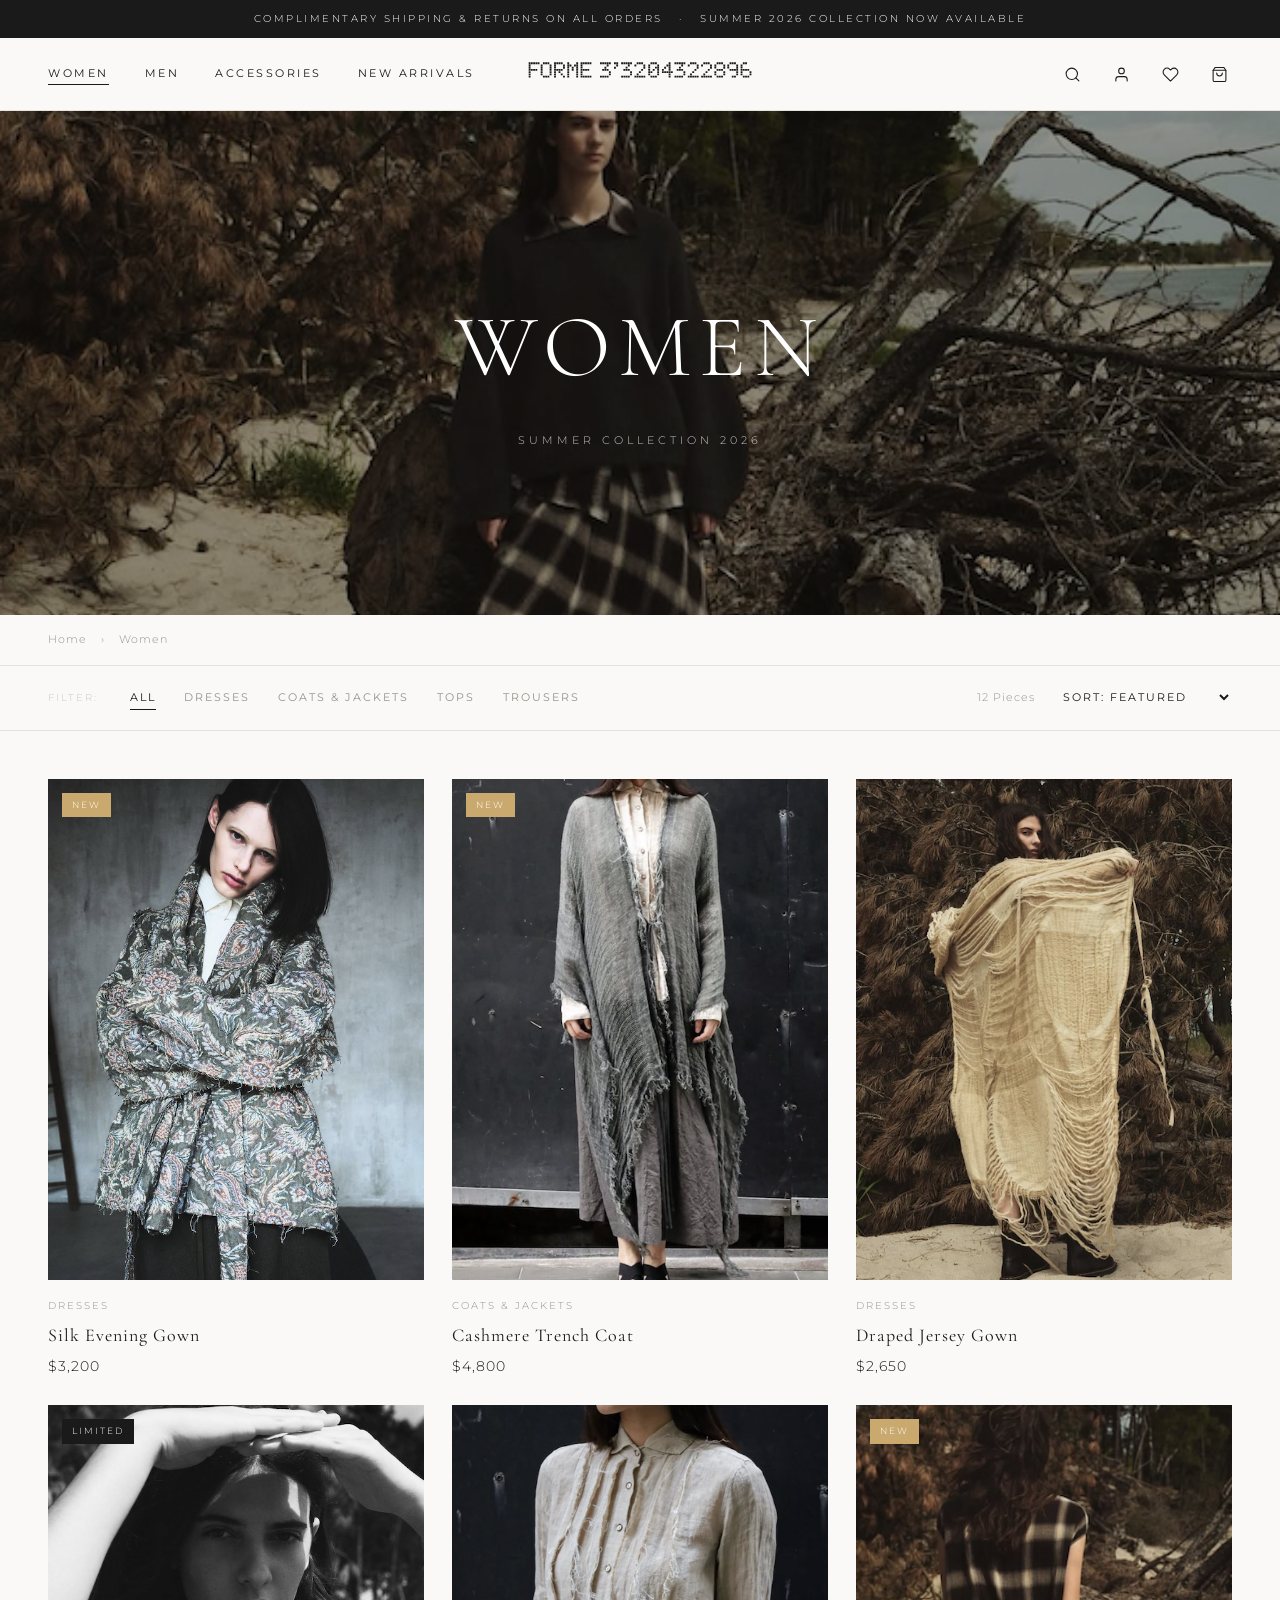
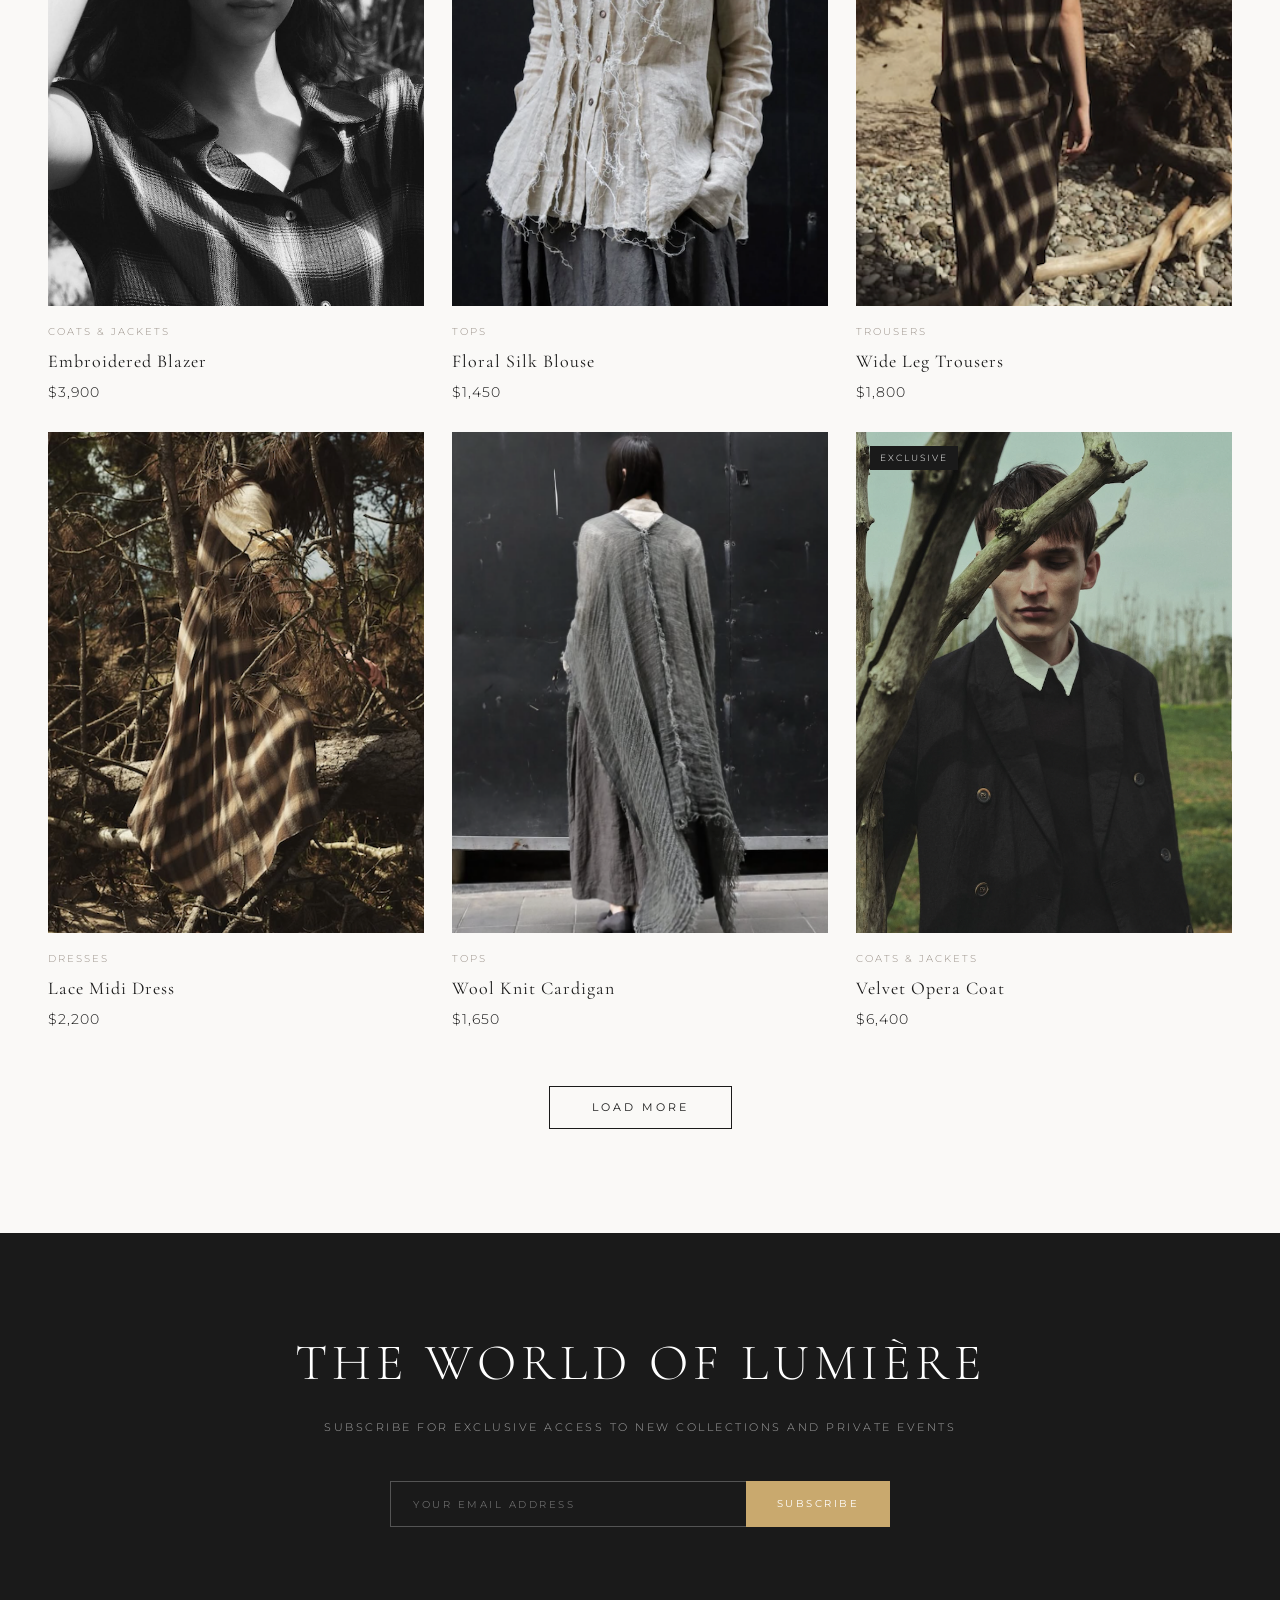
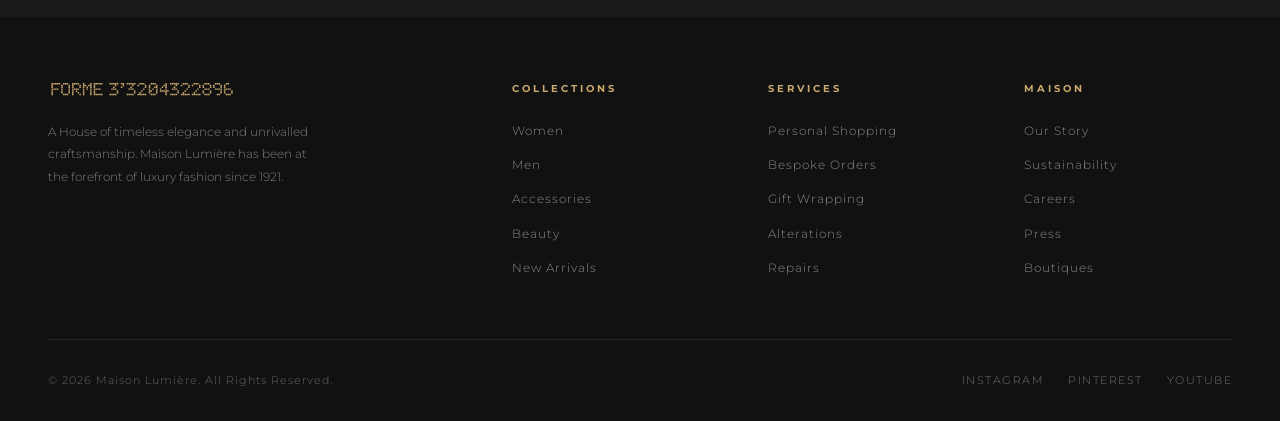
<file: category.html>
<!DOCTYPE html>
<html lang="en">
<head>
  <meta charset="UTF-8">
  <meta name="viewport" content="width=device-width, initial-scale=1.0">
  <title>Women's Collection — MAISON LUMIÈRE</title>
  <link rel="preconnect" href="https://fonts.googleapis.com">
  <link rel="preconnect" href="https://fonts.gstatic.com" crossorigin>
  <link href="https://fonts.googleapis.com/css2?family=Cormorant+Garamond:ital,wght@0,300;0,400;0,500;1,300;1,400&family=Montserrat:wght@300;400;500&display=swap" rel="stylesheet">
  <link rel="stylesheet" href="css/style.css">
</head>
<body>

  <div class="announcement-bar">
    Complimentary Shipping &amp; Returns On All Orders &nbsp;&nbsp;·&nbsp;&nbsp; Summer 2026 Collection Now Available
  </div>

  <nav class="nav">
    <div class="nav-inner">
      <div class="nav-links-left">
        <a href="category.html" class="nav-link active">Women</a>
        <a href="men.html" class="nav-link">Men</a>
        <a href="accessories.html" class="nav-link">Accessories</a>
        <a href="category.html" class="nav-link">New Arrivals</a>
      </div>
      <div class="nav-logo">
        <a href="index.html"><svg width="236" height="22" viewBox="90 340 945 90" xmlns="http://www.w3.org/2000/svg" aria-label="Maison Lumière">
      <g>
        <path id="path2"
          d="m 107.769,332.997 h 5.68 v -5.606 h -5.68 z m -6.863,-20.364 h 5.68 v -5.609 h -5.68 z m 0,20.364 h 5.68 v -5.606 h -5.68 z m -6.863,-20.364 h 5.683 v -5.609 h -5.683 z m 0,20.364 h 5.683 v -5.606 H 94.043 Z M 87.18,312.633 h 5.684 v -5.609 H 87.18 Z m 0,20.364 h 5.684 v -5.606 H 87.18 Z M 80.321,292.27 h 5.68 v -5.683 h -5.68 z m 0,6.785 h 5.68 v -5.606 h -5.68 z m 0,6.789 h 5.68 v -5.608 h -5.68 z m 0,6.789 h 5.68 v -5.609 h -5.68 z m 0,6.785 h 5.68 v -5.605 h -5.68 z m 0,6.79 h 5.68 v -5.605 h -5.68 z m 0,6.789 h 5.68 v -5.606 h -5.68 z"
          style="fill:currentColor;fill-rule:nonzero;stroke:none"
          transform="matrix(1.3333333,0,0,-1.3333333,0,793.70133)" />
        <path id="path4"
          d="m 144.69,299.055 h 5.682 v -5.606 h -5.682 z m 0,6.789 h 5.682 v -5.608 h -5.682 z m 0,6.789 h 5.682 v -5.609 h -5.682 z m 0,6.785 h 5.682 v -5.605 h -5.682 z m 0,6.79 h 5.682 v -5.605 h -5.682 z m -6.861,-33.938 h 5.68 v -5.683 h -5.68 z m 0,40.727 h 5.68 v -5.606 h -5.68 z m -6.863,-40.727 h 5.682 v -5.683 h -5.682 z m 0,40.727 h 5.682 v -5.606 h -5.682 z m -6.862,-40.727 h 5.684 v -5.683 h -5.684 z m 0,40.727 h 5.684 v -5.606 h -5.684 z m -6.861,-33.942 h 5.682 v -5.606 h -5.682 z m 0,6.789 h 5.682 v -5.608 h -5.682 z m 0,6.789 h 5.682 v -5.609 h -5.682 z m 0,6.785 h 5.682 v -5.605 h -5.682 z m 0,6.79 h 5.682 v -5.605 h -5.682 z"
          style="fill:currentColor;fill-rule:nonzero;stroke:none"
          transform="matrix(1.3333333,0,0,-1.3333333,0,793.70133)" />
        <path id="path6"
          d="m 185.72,292.27 h 5.682 v -5.683 h -5.682 z m 0,27.148 h 5.682 v -5.605 h -5.682 z m 0,6.79 h 5.682 v -5.605 h -5.682 z m -6.861,-27.153 h 5.682 v -5.606 h -5.682 z m 0,13.578 h 5.682 v -5.609 h -5.682 z m 0,20.364 h 5.682 v -5.606 h -5.682 z m -6.863,-27.153 h 5.682 v -5.608 h -5.682 z m 0,6.789 h 5.682 v -5.609 h -5.682 z m 0,20.364 h 5.682 v -5.606 h -5.682 z m -6.861,-20.364 h 5.68 v -5.609 h -5.68 z m 0,20.364 h 5.68 v -5.606 h -5.68 z m -6.863,-40.727 h 5.682 v -5.683 h -5.682 z m 0,6.785 h 5.682 v -5.606 h -5.682 z m 0,6.789 h 5.682 v -5.608 h -5.682 z m 0,6.789 h 5.682 v -5.609 h -5.682 z m 0,6.785 h 5.682 v -5.605 h -5.682 z m 0,6.79 h 5.682 v -5.605 h -5.682 z m 0,6.789 h 5.682 v -5.606 h -5.682 z"
          style="fill:currentColor;fill-rule:nonzero;stroke:none"
          transform="matrix(1.3333333,0,0,-1.3333333,0,793.70133)" />
        <path id="path8"
          d="m 226.293,292.27 h 5.684 v -5.683 h -5.684 z m 0,6.785 h 5.684 v -5.606 h -5.684 z m 0,6.789 h 5.684 v -5.608 h -5.684 z m 0,6.789 h 5.684 v -5.609 h -5.684 z m 0,6.785 h 5.684 v -5.605 h -5.684 z m 0,6.79 h 5.684 v -5.605 h -5.684 z m 0,6.789 h 5.684 v -5.606 h -5.684 z m -6.86,-6.789 h 5.682 v -5.605 h -5.682 z m -6.862,-13.575 h 5.68 v -5.609 h -5.68 z m 0,6.785 h 5.68 v -5.605 h -5.68 z m -6.863,6.79 h 5.68 v -5.605 h -5.68 z m -6.862,-33.938 h 5.682 v -5.683 h -5.682 z m 0,6.785 h 5.682 v -5.606 h -5.682 z m 0,6.789 h 5.682 v -5.608 h -5.682 z m 0,6.789 h 5.682 v -5.609 h -5.682 z m 0,6.785 h 5.682 v -5.605 h -5.682 z m 0,6.79 h 5.682 v -5.605 h -5.682 z m 0,6.789 h 5.682 v -5.606 h -5.682 z"
          style="fill:currentColor;fill-rule:nonzero;stroke:none"
          transform="matrix(1.3333333,0,0,-1.3333333,0,793.70133)" />
        <path id="path10"
          d="m 267.095,292.27 h 5.684 v -5.683 h -5.684 z m 0,40.727 h 5.684 v -5.606 h -5.684 z m -6.861,-40.727 h 5.682 v -5.683 h -5.682 z m 0,20.363 h 5.682 v -5.609 h -5.682 z m 0,20.364 h 5.682 v -5.606 h -5.682 z m -6.861,-40.727 h 5.68 v -5.683 h -5.68 z m 0,20.363 h 5.68 v -5.609 h -5.68 z m 0,20.364 h 5.68 v -5.606 h -5.68 z M 246.51,292.27 h 5.682 v -5.683 h -5.682 z m 0,20.363 h 5.682 v -5.609 h -5.682 z m 0,20.364 h 5.682 v -5.606 h -5.682 z m -6.862,-40.727 h 5.683 v -5.683 h -5.683 z m 0,6.785 h 5.683 v -5.606 h -5.683 z m 0,6.789 h 5.683 v -5.608 h -5.683 z m 0,6.789 h 5.683 v -5.609 h -5.683 z m 0,6.785 h 5.683 v -5.605 h -5.683 z m 0,6.79 h 5.683 v -5.605 h -5.683 z m 0,6.789 h 5.683 v -5.606 h -5.683 z"
          style="fill:currentColor;fill-rule:nonzero;stroke:none"
          transform="matrix(1.3333333,0,0,-1.3333333,0,793.70133)" />
        <path id="path12"
          d="m 326.566,299.055 h 5.68 v -5.606 h -5.68 z m 0,6.789 h 5.68 v -5.608 h -5.68 z m 0,27.153 h 5.68 v -5.606 h -5.68 z m -6.863,-40.727 h 5.68 v -5.683 h -5.68 z m 0,20.363 h 5.68 v -5.609 h -5.68 z m 0,13.575 h 5.68 v -5.605 h -5.68 z m 0,6.789 h 5.68 v -5.606 h -5.68 z M 312.84,292.27 h 5.682 v -5.683 h -5.682 z m 0,20.363 h 5.682 v -5.609 h -5.682 z m 0,6.785 h 5.682 v -5.605 h -5.682 z m 0,13.579 h 5.682 v -5.606 h -5.682 z m -6.862,-40.727 h 5.683 v -5.683 h -5.683 z m 0,20.363 h 5.683 v -5.609 h -5.683 z m 0,20.364 h 5.683 v -5.606 h -5.683 z m -6.86,-40.727 h 5.681 v -5.683 h -5.681 z m 0,40.727 h 5.681 v -5.606 h -5.681 z"
          style="fill:currentColor;fill-rule:nonzero;stroke:none"
          transform="matrix(1.3333333,0,0,-1.3333333,0,793.70133)" />
        <path id="path14"
          d="m 391.528,299.055 h 5.682 v -5.606 h -5.682 z m 0,6.789 h 5.682 v -5.608 h -5.682 z m 0,27.153 h 5.682 v -5.606 h -5.682 z m -6.862,-40.727 h 5.683 v -5.683 h -5.683 z m 0,20.363 h 5.683 v -5.609 h -5.683 z m 0,13.575 h 5.683 v -5.605 h -5.683 z m 0,6.789 h 5.683 v -5.606 h -5.683 z m -6.861,-40.727 h 5.682 v -5.683 h -5.682 z m 0,20.363 h 5.682 v -5.609 h -5.682 z m 0,6.785 h 5.682 v -5.605 h -5.682 z m 0,13.579 h 5.682 v -5.606 h -5.682 z m -6.862,-40.727 h 5.68 v -5.683 h -5.68 z m 0,20.363 h 5.68 v -5.609 h -5.68 z m 0,20.364 h 5.68 v -5.606 h -5.68 z m -6.862,-40.727 h 5.682 v -5.683 h -5.682 z m 0,40.727 h 5.682 v -5.606 h -5.682 z"
          style="fill:currentColor;fill-rule:nonzero;stroke:none"
          transform="matrix(1.3333333,0,0,-1.3333333,0,793.70133)" />
        <path id="path16"
          d="m 432.328,292.27 h 5.682 v -5.683 h -5.682 z m 0,27.148 h 5.682 v -5.605 h -5.682 z m 0,6.79 h 5.682 v -5.605 h -5.682 z m -6.86,-33.938 h 5.681 v -5.683 h -5.681 z m 0,20.363 h 5.681 v -5.609 h -5.681 z m 0,20.364 h 5.681 v -5.606 h -5.681 z m -6.86,-40.727 h 5.679 v -5.683 h -5.679 z m 0,13.574 h 5.679 v -5.608 h -5.679 z m 0,27.153 h 5.679 v -5.606 h -5.679 z m -6.863,-40.727 h 5.679 v -5.683 h -5.679 z m 0,6.785 h 5.679 v -5.606 h -5.679 z m 0,33.942 h 5.679 v -5.606 h -5.679 z m -6.863,-40.727 h 5.682 v -5.683 h -5.682 z m 0,33.938 h 5.682 v -5.605 h -5.682 z"
          style="fill:currentColor;fill-rule:nonzero;stroke:none"
          transform="matrix(1.3333333,0,0,-1.3333333,0,793.70133)" />
        <path id="path18"
          d="m 474.728,299.055 h 5.681 v -5.606 h -5.681 z m 0,6.789 h 5.681 v -5.608 h -5.681 z m 0,6.789 h 5.681 v -5.609 h -5.681 z m 0,6.785 h 5.681 v -5.605 h -5.681 z m 0,6.79 h 5.681 v -5.605 h -5.681 z m -6.863,-33.938 h 5.681 v -5.683 h -5.681 z m 0,27.148 h 5.681 v -5.605 h -5.681 z m 0,13.579 h 5.681 v -5.606 h -5.681 z m -6.861,-40.727 h 5.68 v -5.683 h -5.68 z m 0,20.363 h 5.68 v -5.609 h -5.68 z m 0,20.364 h 5.68 v -5.606 h -5.68 z m -6.863,-40.727 h 5.682 v -5.683 h -5.682 z m 0,13.574 h 5.682 v -5.608 h -5.682 z m 0,27.153 h 5.682 v -5.606 h -5.682 z m -6.863,-33.942 h 5.681 v -5.606 h -5.681 z m 0,6.789 h 5.681 v -5.608 h -5.681 z m 0,6.789 h 5.681 v -5.609 h -5.681 z m 0,6.785 h 5.681 v -5.605 h -5.681 z m 0,6.79 h 5.681 v -5.605 h -5.681 z"
          style="fill:currentColor;fill-rule:nonzero;stroke:none"
          transform="matrix(1.3333333,0,0,-1.3333333,0,793.70133)" />
        <path id="path20"
          d="m 516.669,305.844 h 5.681 v -5.608 h -5.681 z m -6.863,-13.574 h 5.682 v -5.683 h -5.682 z m 0,6.785 h 5.682 v -5.606 h -5.682 z m 0,6.789 h 5.682 v -5.608 h -5.682 z m 0,6.789 h 5.682 v -5.609 h -5.682 z m 0,6.785 h 5.682 v -5.605 h -5.682 z m 0,6.79 h 5.682 v -5.605 h -5.682 z m 0,6.789 h 5.682 v -5.606 h -5.682 z m -6.861,-27.153 h 5.681 v -5.608 h -5.681 z m 0,20.364 h 5.681 v -5.605 h -5.681 z m -6.863,-20.364 h 5.683 v -5.608 h -5.683 z m 0,13.574 h 5.683 v -5.605 h -5.683 z m -6.861,-13.574 h 5.683 v -5.608 h -5.683 z m 0,6.789 h 5.683 v -5.609 h -5.683 z"
          style="fill:currentColor;fill-rule:nonzero;stroke:none"
          transform="matrix(1.3333333,0,0,-1.3333333,0,793.70133)" />
        <path id="path22"
          d="m 555.19,299.055 h 5.682 v -5.606 h -5.682 z m 0,6.789 h 5.682 v -5.608 h -5.682 z m 0,27.153 h 5.682 v -5.606 h -5.682 z m -6.86,-40.727 h 5.679 v -5.683 h -5.679 z m 0,20.363 h 5.679 v -5.609 h -5.679 z m 0,13.575 h 5.679 v -5.605 h -5.679 z m 0,6.789 h 5.679 v -5.606 h -5.679 z m -6.863,-40.727 h 5.682 v -5.683 h -5.682 z m 0,20.363 h 5.682 v -5.609 h -5.682 z m 0,6.785 h 5.682 v -5.605 h -5.682 z m 0,13.579 h 5.682 v -5.606 h -5.682 z m -6.863,-40.727 h 5.681 v -5.683 h -5.681 z m 0,20.363 h 5.681 v -5.609 h -5.681 z m 0,20.364 h 5.681 v -5.606 h -5.681 z m -6.861,-40.727 h 5.681 v -5.683 h -5.681 z m 0,40.727 h 5.681 v -5.606 h -5.681 z"
          style="fill:currentColor;fill-rule:nonzero;stroke:none"
          transform="matrix(1.3333333,0,0,-1.3333333,0,793.70133)" />
        <path id="path24"
          d="m 595.992,292.27 h 5.681 v -5.683 h -5.681 z m 0,27.148 h 5.681 v -5.605 h -5.681 z m 0,6.79 h 5.681 v -5.605 h -5.681 z m -6.861,-33.938 h 5.681 v -5.683 h -5.681 z m 0,20.363 h 5.681 v -5.609 h -5.681 z m 0,20.364 h 5.681 v -5.606 h -5.681 z m -6.863,-40.727 h 5.682 v -5.683 h -5.682 z m 0,13.574 h 5.682 v -5.608 h -5.682 z m 0,27.153 h 5.682 v -5.606 h -5.682 z m -6.861,-40.727 h 5.681 v -5.683 h -5.681 z m 0,6.785 h 5.681 v -5.606 h -5.681 z m 0,33.942 h 5.681 v -5.606 h -5.681 z m -6.863,-40.727 h 5.682 v -5.683 h -5.682 z m 0,33.938 h 5.682 v -5.605 h -5.682 z"
          style="fill:currentColor;fill-rule:nonzero;stroke:none"
          transform="matrix(1.3333333,0,0,-1.3333333,0,793.70133)" />
        <path id="path26"
          d="m 636.794,292.27 h 5.682 v -5.683 h -5.682 z m 0,27.148 h 5.682 v -5.605 h -5.682 z m 0,6.79 h 5.682 v -5.605 h -5.682 z m -6.862,-33.938 h 5.683 v -5.683 h -5.683 z m 0,20.363 h 5.683 v -5.609 h -5.683 z m 0,20.364 h 5.683 v -5.606 h -5.683 z m -6.863,-40.727 h 5.683 v -5.683 h -5.683 z m 0,13.574 h 5.683 v -5.608 h -5.683 z m 0,27.153 h 5.683 v -5.606 h -5.683 z m -6.861,-40.727 h 5.683 v -5.683 h -5.683 z m 0,6.785 h 5.683 v -5.606 h -5.683 z m 0,33.942 h 5.683 v -5.606 h -5.683 z m -6.862,-40.727 h 5.682 v -5.683 h -5.682 z m 0,33.938 h 5.682 v -5.605 h -5.682 z"
          style="fill:currentColor;fill-rule:nonzero;stroke:none"
          transform="matrix(1.3333333,0,0,-1.3333333,0,793.70133)" />
        <path id="path28"
          d="m 677.597,299.055 h 5.682 v -5.606 h -5.682 z m 0,6.789 h 5.682 v -5.608 h -5.682 z m 0,13.574 h 5.682 v -5.605 h -5.682 z m 0,6.79 h 5.682 v -5.605 h -5.682 z m -6.863,-33.938 h 5.681 v -5.683 h -5.681 z m 0,20.363 h 5.681 v -5.609 h -5.681 z m 0,20.364 h 5.681 v -5.606 h -5.681 z m -6.861,-40.727 h 5.68 v -5.683 h -5.68 z m 0,20.363 h 5.68 v -5.609 h -5.68 z m 0,20.364 h 5.68 v -5.606 h -5.68 z m -6.862,-40.727 h 5.681 v -5.683 h -5.681 z m 0,20.363 h 5.681 v -5.609 h -5.681 z m 0,20.364 h 5.681 v -5.606 h -5.681 z m -6.862,-33.942 h 5.68 v -5.606 h -5.68 z m 0,6.789 h 5.68 v -5.608 h -5.68 z m 0,13.574 h 5.68 v -5.605 h -5.68 z m 0,6.79 h 5.68 v -5.605 h -5.68 z"
          style="fill:currentColor;fill-rule:nonzero;stroke:none"
          transform="matrix(1.3333333,0,0,-1.3333333,0,793.70133)" />
        <path id="path30"
          d="m 722.94,305.844 h -5.683 v -5.608 h 5.683 z m 0,6.789 h -5.683 v -5.609 h 5.683 z m 0,6.785 h -5.683 v -5.605 h 5.683 z m 0,6.79 h -5.683 v -5.605 h 5.683 z m 0,-27.153 h -5.683 v -5.606 h 5.683 z m -6.863,13.578 h -5.683 v -5.609 h 5.683 z m 0,20.364 h -5.683 v -5.606 h 5.683 z m 0.002,-40.727 h -5.683 v -5.683 h 5.683 z m -6.862,20.363 h -5.683 v -5.609 h 5.683 z m 0,20.364 h -5.683 v -5.606 h 5.683 z m 0,-40.727 h -5.683 v -5.683 h 5.683 z m -6.863,20.363 h -5.683 v -5.609 h 5.683 z m 0,20.364 h -5.683 v -5.606 h 5.683 z m -6.862,-13.579 h -5.682 v -5.605 h 5.682 z m -5.681,6.79 h 5.682 v -5.605 h -5.682 z"
          style="fill:currentColor;fill-rule:nonzero;stroke:none"
          transform="matrix(1.3333333,0,0,-1.3333333,0,793.70133)" />
        <path id="path32"
          d="m 763.741,299.055 h -5.681 v -5.606 h 5.681 z m 0,6.789 h -5.681 v -5.608 h 5.681 z m -6.862,-13.574 h -5.68 v -5.683 h 5.68 z m 0,20.363 h -5.68 v -5.609 h 5.68 z m -6.863,20.364 h -5.68 v -5.606 h 5.68 z m 0.002,-40.727 h -5.682 v -5.683 h 5.682 z m 0,20.363 h -5.682 v -5.609 h 5.682 z m -6.864,20.364 h -5.681 v -5.606 h 5.681 z m 0,-40.727 h -5.679 v -5.683 h 5.679 z m 0,20.363 h -5.679 v -5.609 h 5.679 z m -6.86,-13.578 h -5.682 v -5.606 h 5.682 z m 0,6.789 h -5.682 v -5.608 h 5.682 z m 0,20.364 h -5.682 v -5.609 h 5.682 z m 0,-13.575 h -5.682 v -5.609 h 5.682 z m -5.682,6.785 h 5.682 v -5.605 h -5.682 z"
          style="fill:currentColor;fill-rule:nonzero;stroke:none"
          transform="matrix(1.3333333,0,0,-1.3333333,0,793.70133)" />
        <path id="path34"
          d="m 348.983,326.208 h 5.681 v -5.605 h -5.681 z m -6.862,-6.79 h 5.682 v -5.605 h -5.682 z m 6.862,13.579 h 5.681 v -5.606 h -5.681 z m -6.862,0 h 5.682 v -5.606 h -5.682 z"
          style="fill:currentColor;fill-rule:nonzero;stroke:none"
          transform="matrix(1.3333333,0,0,-1.3333333,0,793.70133)" />
      </g>
    </svg></a>
      </div>
      <div class="nav-links-right">
        <button class="nav-icon-btn" aria-label="Search">
          <svg width="17" height="17" viewBox="0 0 24 24" fill="none" stroke="currentColor" stroke-width="1.5" stroke-linecap="round" stroke-linejoin="round">
            <circle cx="11" cy="11" r="8"/><line x1="21" y1="21" x2="16.65" y2="16.65"/>
          </svg>
        </button>
        <button class="nav-icon-btn" aria-label="Account">
          <svg width="17" height="17" viewBox="0 0 24 24" fill="none" stroke="currentColor" stroke-width="1.5" stroke-linecap="round" stroke-linejoin="round">
            <path d="M20 21v-2a4 4 0 0 0-4-4H8a4 4 0 0 0-4 4v2"/><circle cx="12" cy="7" r="4"/>
          </svg>
        </button>
        <button class="nav-icon-btn" aria-label="Wishlist">
          <svg width="17" height="17" viewBox="0 0 24 24" fill="none" stroke="currentColor" stroke-width="1.5" stroke-linecap="round" stroke-linejoin="round">
            <path d="M20.84 4.61a5.5 5.5 0 0 0-7.78 0L12 5.67l-1.06-1.06a5.5 5.5 0 0 0-7.78 7.78l1.06 1.06L12 21.23l7.78-7.78 1.06-1.06a5.5 5.5 0 0 0 0-7.78z"/>
          </svg>
        </button>
        <button class="nav-icon-btn" aria-label="Shopping Bag">
          <svg width="17" height="17" viewBox="0 0 24 24" fill="none" stroke="currentColor" stroke-width="1.5" stroke-linecap="round" stroke-linejoin="round">
            <path d="M6 2 3 6v14a2 2 0 0 0 2 2h14a2 2 0 0 0 2-2V6l-3-4z"/><line x1="3" y1="6" x2="21" y2="6"/><path d="M16 10a4 4 0 0 1-8 0"/>
          </svg>
        </button>
      </div>
    </div>
  </nav>

  <!-- Page Hero -->
  <section class="page-hero">
    <img
      src="images/women-cape-plaid-beach.png"
      alt="Women's Collection"
      loading="eager"
    >
    <div class="page-hero-overlay">
      <h1 class="page-hero-title">Women</h1>
      <p class="page-hero-subtitle">Summer Collection 2026</p>
    </div>
  </section>

  <!-- Breadcrumb -->
  <div class="breadcrumb">
    <a href="index.html">Home</a>
    <span>›</span>
    Women
  </div>

  <!-- Filter Bar -->
  <div class="filter-bar">
    <div class="filter-left">
      <span class="filter-label">Filter:</span>
      <button class="filter-btn active">All</button>
      <button class="filter-btn">Dresses</button>
      <button class="filter-btn">Coats &amp; Jackets</button>
      <button class="filter-btn">Tops</button>
      <button class="filter-btn">Trousers</button>
    </div>
    <div style="display:flex; align-items:center; gap: 24px;">
      <span class="products-count">12 Pieces</span>
      <select class="sort-select">
        <option>Sort: Featured</option>
        <option>Price: Low to High</option>
        <option>Price: High to Low</option>
        <option>Newest First</option>
      </select>
    </div>
  </div>

  <!-- Products -->
  <div class="category-section">
    <div class="products-grid products-grid-3">

      <a href="product.html" class="product-card">
        <div class="product-card-image">
          <span class="product-card-badge new">New</span>
          <img src="images/women-jacket-botanical.png" alt="Silk Evening Gown" loading="lazy">
          <div class="product-card-overlay">
            <button class="btn btn-dark" onclick="addToBag(event)">Add to Bag</button>
          </div>
        </div>
        <p class="product-category">Dresses</p>
        <h3 class="product-name">Silk Evening Gown</h3>
        <p class="product-price">$3,200</p>
      </a>

      <a href="product.html" class="product-card">
        <div class="product-card-image">
          <span class="product-card-badge new">New</span>
          <img src="images/women-coat-linen-fringe.png" alt="Cashmere Trench Coat" loading="lazy">
          <div class="product-card-overlay">
            <button class="btn btn-dark" onclick="addToBag(event)">Add to Bag</button>
          </div>
        </div>
        <p class="product-category">Coats &amp; Jackets</p>
        <h3 class="product-name">Cashmere Trench Coat</h3>
        <p class="product-price">$4,800</p>
      </a>

      <a href="product.html" class="product-card">
        <div class="product-card-image">
          <img src="images/women-wrap-fringe.png" alt="Draped Jersey Gown" loading="lazy">
          <div class="product-card-overlay">
            <button class="btn btn-dark" onclick="addToBag(event)">Add to Bag</button>
          </div>
        </div>
        <p class="product-category">Dresses</p>
        <h3 class="product-name">Draped Jersey Gown</h3>
        <p class="product-price">$2,650</p>
      </a>

      <a href="product.html" class="product-card">
        <div class="product-card-image">
          <span class="product-card-badge">Limited</span>
          <img src="images/women-portrait-bw.png" alt="Embroidered Blazer" loading="lazy">
          <div class="product-card-overlay">
            <button class="btn btn-dark" onclick="addToBag(event)">Add to Bag</button>
          </div>
        </div>
        <p class="product-category">Coats &amp; Jackets</p>
        <h3 class="product-name">Embroidered Blazer</h3>
        <p class="product-price">$3,900</p>
      </a>

      <a href="product.html" class="product-card">
        <div class="product-card-image">
          <img src="images/women-shirt-linen-beige.png" alt="Floral Silk Blouse" loading="lazy">
          <div class="product-card-overlay">
            <button class="btn btn-dark" onclick="addToBag(event)">Add to Bag</button>
          </div>
        </div>
        <p class="product-category">Tops</p>
        <h3 class="product-name">Floral Silk Blouse</h3>
        <p class="product-price">$1,450</p>
      </a>

      <a href="product.html" class="product-card">
        <div class="product-card-image">
          <span class="product-card-badge new">New</span>
          <img src="images/women-dress-plaid-beach.png" alt="Wide Leg Trousers" loading="lazy">
          <div class="product-card-overlay">
            <button class="btn btn-dark" onclick="addToBag(event)">Add to Bag</button>
          </div>
        </div>
        <p class="product-category">Trousers</p>
        <h3 class="product-name">Wide Leg Trousers</h3>
        <p class="product-price">$1,800</p>
      </a>

      <a href="product.html" class="product-card">
        <div class="product-card-image">
          <img src="images/women-dress-plaid-forest.png" alt="Lace Midi Dress" loading="lazy">
          <div class="product-card-overlay">
            <button class="btn btn-dark" onclick="addToBag(event)">Add to Bag</button>
          </div>
        </div>
        <p class="product-category">Dresses</p>
        <h3 class="product-name">Lace Midi Dress</h3>
        <p class="product-price">$2,200</p>
      </a>

      <a href="product.html" class="product-card">
        <div class="product-card-image">
          <img src="images/women-coat-gray-back.png" alt="Wool Knit Cardigan" loading="lazy">
          <div class="product-card-overlay">
            <button class="btn btn-dark" onclick="addToBag(event)">Add to Bag</button>
          </div>
        </div>
        <p class="product-category">Tops</p>
        <h3 class="product-name">Wool Knit Cardigan</h3>
        <p class="product-price">$1,650</p>
      </a>

      <a href="product.html" class="product-card">
        <div class="product-card-image">
          <span class="product-card-badge">Exclusive</span>
          <img src="images/women-cloak-water.png" alt="Velvet Opera Coat" loading="lazy">
          <div class="product-card-overlay">
            <button class="btn btn-dark" onclick="addToBag(event)">Add to Bag</button>
          </div>
        </div>
        <p class="product-category">Coats &amp; Jackets</p>
        <h3 class="product-name">Velvet Opera Coat</h3>
        <p class="product-price">$6,400</p>
      </a>

    </div>

    <div class="load-more-wrap">
      <button class="btn btn-outline-dark" onclick="this.textContent='Loading…'; setTimeout(()=>this.textContent='No More Items', 800);">
        Load More
      </button>
    </div>
  </div>

  <!-- Newsletter -->
  <div class="newsletter">
    <h2 class="newsletter-title">The World of Lumière</h2>
    <p class="newsletter-subtitle">Subscribe for exclusive access to new collections and private events</p>
    <form class="newsletter-form" onsubmit="showToast('Thank you for subscribing'); return false;">
      <input type="email" placeholder="Your Email Address">
      <button type="submit">Subscribe</button>
    </form>
  </div>

  <!-- Footer -->
  <footer class="footer">
    <div class="footer-top">
      <div>
        <div class="footer-brand-logo"><svg width="188" height="18" viewBox="90 340 945 90" xmlns="http://www.w3.org/2000/svg" aria-label="Maison Lumière">
      <g>
        <path id="path2"
          d="m 107.769,332.997 h 5.68 v -5.606 h -5.68 z m -6.863,-20.364 h 5.68 v -5.609 h -5.68 z m 0,20.364 h 5.68 v -5.606 h -5.68 z m -6.863,-20.364 h 5.683 v -5.609 h -5.683 z m 0,20.364 h 5.683 v -5.606 H 94.043 Z M 87.18,312.633 h 5.684 v -5.609 H 87.18 Z m 0,20.364 h 5.684 v -5.606 H 87.18 Z M 80.321,292.27 h 5.68 v -5.683 h -5.68 z m 0,6.785 h 5.68 v -5.606 h -5.68 z m 0,6.789 h 5.68 v -5.608 h -5.68 z m 0,6.789 h 5.68 v -5.609 h -5.68 z m 0,6.785 h 5.68 v -5.605 h -5.68 z m 0,6.79 h 5.68 v -5.605 h -5.68 z m 0,6.789 h 5.68 v -5.606 h -5.68 z"
          style="fill:currentColor;fill-rule:nonzero;stroke:none"
          transform="matrix(1.3333333,0,0,-1.3333333,0,793.70133)" />
        <path id="path4"
          d="m 144.69,299.055 h 5.682 v -5.606 h -5.682 z m 0,6.789 h 5.682 v -5.608 h -5.682 z m 0,6.789 h 5.682 v -5.609 h -5.682 z m 0,6.785 h 5.682 v -5.605 h -5.682 z m 0,6.79 h 5.682 v -5.605 h -5.682 z m -6.861,-33.938 h 5.68 v -5.683 h -5.68 z m 0,40.727 h 5.68 v -5.606 h -5.68 z m -6.863,-40.727 h 5.682 v -5.683 h -5.682 z m 0,40.727 h 5.682 v -5.606 h -5.682 z m -6.862,-40.727 h 5.684 v -5.683 h -5.684 z m 0,40.727 h 5.684 v -5.606 h -5.684 z m -6.861,-33.942 h 5.682 v -5.606 h -5.682 z m 0,6.789 h 5.682 v -5.608 h -5.682 z m 0,6.789 h 5.682 v -5.609 h -5.682 z m 0,6.785 h 5.682 v -5.605 h -5.682 z m 0,6.79 h 5.682 v -5.605 h -5.682 z"
          style="fill:currentColor;fill-rule:nonzero;stroke:none"
          transform="matrix(1.3333333,0,0,-1.3333333,0,793.70133)" />
        <path id="path6"
          d="m 185.72,292.27 h 5.682 v -5.683 h -5.682 z m 0,27.148 h 5.682 v -5.605 h -5.682 z m 0,6.79 h 5.682 v -5.605 h -5.682 z m -6.861,-27.153 h 5.682 v -5.606 h -5.682 z m 0,13.578 h 5.682 v -5.609 h -5.682 z m 0,20.364 h 5.682 v -5.606 h -5.682 z m -6.863,-27.153 h 5.682 v -5.608 h -5.682 z m 0,6.789 h 5.682 v -5.609 h -5.682 z m 0,20.364 h 5.682 v -5.606 h -5.682 z m -6.861,-20.364 h 5.68 v -5.609 h -5.68 z m 0,20.364 h 5.68 v -5.606 h -5.68 z m -6.863,-40.727 h 5.682 v -5.683 h -5.682 z m 0,6.785 h 5.682 v -5.606 h -5.682 z m 0,6.789 h 5.682 v -5.608 h -5.682 z m 0,6.789 h 5.682 v -5.609 h -5.682 z m 0,6.785 h 5.682 v -5.605 h -5.682 z m 0,6.79 h 5.682 v -5.605 h -5.682 z m 0,6.789 h 5.682 v -5.606 h -5.682 z"
          style="fill:currentColor;fill-rule:nonzero;stroke:none"
          transform="matrix(1.3333333,0,0,-1.3333333,0,793.70133)" />
        <path id="path8"
          d="m 226.293,292.27 h 5.684 v -5.683 h -5.684 z m 0,6.785 h 5.684 v -5.606 h -5.684 z m 0,6.789 h 5.684 v -5.608 h -5.684 z m 0,6.789 h 5.684 v -5.609 h -5.684 z m 0,6.785 h 5.684 v -5.605 h -5.684 z m 0,6.79 h 5.684 v -5.605 h -5.684 z m 0,6.789 h 5.684 v -5.606 h -5.684 z m -6.86,-6.789 h 5.682 v -5.605 h -5.682 z m -6.862,-13.575 h 5.68 v -5.609 h -5.68 z m 0,6.785 h 5.68 v -5.605 h -5.68 z m -6.863,6.79 h 5.68 v -5.605 h -5.68 z m -6.862,-33.938 h 5.682 v -5.683 h -5.682 z m 0,6.785 h 5.682 v -5.606 h -5.682 z m 0,6.789 h 5.682 v -5.608 h -5.682 z m 0,6.789 h 5.682 v -5.609 h -5.682 z m 0,6.785 h 5.682 v -5.605 h -5.682 z m 0,6.79 h 5.682 v -5.605 h -5.682 z m 0,6.789 h 5.682 v -5.606 h -5.682 z"
          style="fill:currentColor;fill-rule:nonzero;stroke:none"
          transform="matrix(1.3333333,0,0,-1.3333333,0,793.70133)" />
        <path id="path10"
          d="m 267.095,292.27 h 5.684 v -5.683 h -5.684 z m 0,40.727 h 5.684 v -5.606 h -5.684 z m -6.861,-40.727 h 5.682 v -5.683 h -5.682 z m 0,20.363 h 5.682 v -5.609 h -5.682 z m 0,20.364 h 5.682 v -5.606 h -5.682 z m -6.861,-40.727 h 5.68 v -5.683 h -5.68 z m 0,20.363 h 5.68 v -5.609 h -5.68 z m 0,20.364 h 5.68 v -5.606 h -5.68 z M 246.51,292.27 h 5.682 v -5.683 h -5.682 z m 0,20.363 h 5.682 v -5.609 h -5.682 z m 0,20.364 h 5.682 v -5.606 h -5.682 z m -6.862,-40.727 h 5.683 v -5.683 h -5.683 z m 0,6.785 h 5.683 v -5.606 h -5.683 z m 0,6.789 h 5.683 v -5.608 h -5.683 z m 0,6.789 h 5.683 v -5.609 h -5.683 z m 0,6.785 h 5.683 v -5.605 h -5.683 z m 0,6.79 h 5.683 v -5.605 h -5.683 z m 0,6.789 h 5.683 v -5.606 h -5.683 z"
          style="fill:currentColor;fill-rule:nonzero;stroke:none"
          transform="matrix(1.3333333,0,0,-1.3333333,0,793.70133)" />
        <path id="path12"
          d="m 326.566,299.055 h 5.68 v -5.606 h -5.68 z m 0,6.789 h 5.68 v -5.608 h -5.68 z m 0,27.153 h 5.68 v -5.606 h -5.68 z m -6.863,-40.727 h 5.68 v -5.683 h -5.68 z m 0,20.363 h 5.68 v -5.609 h -5.68 z m 0,13.575 h 5.68 v -5.605 h -5.68 z m 0,6.789 h 5.68 v -5.606 h -5.68 z M 312.84,292.27 h 5.682 v -5.683 h -5.682 z m 0,20.363 h 5.682 v -5.609 h -5.682 z m 0,6.785 h 5.682 v -5.605 h -5.682 z m 0,13.579 h 5.682 v -5.606 h -5.682 z m -6.862,-40.727 h 5.683 v -5.683 h -5.683 z m 0,20.363 h 5.683 v -5.609 h -5.683 z m 0,20.364 h 5.683 v -5.606 h -5.683 z m -6.86,-40.727 h 5.681 v -5.683 h -5.681 z m 0,40.727 h 5.681 v -5.606 h -5.681 z"
          style="fill:currentColor;fill-rule:nonzero;stroke:none"
          transform="matrix(1.3333333,0,0,-1.3333333,0,793.70133)" />
        <path id="path14"
          d="m 391.528,299.055 h 5.682 v -5.606 h -5.682 z m 0,6.789 h 5.682 v -5.608 h -5.682 z m 0,27.153 h 5.682 v -5.606 h -5.682 z m -6.862,-40.727 h 5.683 v -5.683 h -5.683 z m 0,20.363 h 5.683 v -5.609 h -5.683 z m 0,13.575 h 5.683 v -5.605 h -5.683 z m 0,6.789 h 5.683 v -5.606 h -5.683 z m -6.861,-40.727 h 5.682 v -5.683 h -5.682 z m 0,20.363 h 5.682 v -5.609 h -5.682 z m 0,6.785 h 5.682 v -5.605 h -5.682 z m 0,13.579 h 5.682 v -5.606 h -5.682 z m -6.862,-40.727 h 5.68 v -5.683 h -5.68 z m 0,20.363 h 5.68 v -5.609 h -5.68 z m 0,20.364 h 5.68 v -5.606 h -5.68 z m -6.862,-40.727 h 5.682 v -5.683 h -5.682 z m 0,40.727 h 5.682 v -5.606 h -5.682 z"
          style="fill:currentColor;fill-rule:nonzero;stroke:none"
          transform="matrix(1.3333333,0,0,-1.3333333,0,793.70133)" />
        <path id="path16"
          d="m 432.328,292.27 h 5.682 v -5.683 h -5.682 z m 0,27.148 h 5.682 v -5.605 h -5.682 z m 0,6.79 h 5.682 v -5.605 h -5.682 z m -6.86,-33.938 h 5.681 v -5.683 h -5.681 z m 0,20.363 h 5.681 v -5.609 h -5.681 z m 0,20.364 h 5.681 v -5.606 h -5.681 z m -6.86,-40.727 h 5.679 v -5.683 h -5.679 z m 0,13.574 h 5.679 v -5.608 h -5.679 z m 0,27.153 h 5.679 v -5.606 h -5.679 z m -6.863,-40.727 h 5.679 v -5.683 h -5.679 z m 0,6.785 h 5.679 v -5.606 h -5.679 z m 0,33.942 h 5.679 v -5.606 h -5.679 z m -6.863,-40.727 h 5.682 v -5.683 h -5.682 z m 0,33.938 h 5.682 v -5.605 h -5.682 z"
          style="fill:currentColor;fill-rule:nonzero;stroke:none"
          transform="matrix(1.3333333,0,0,-1.3333333,0,793.70133)" />
        <path id="path18"
          d="m 474.728,299.055 h 5.681 v -5.606 h -5.681 z m 0,6.789 h 5.681 v -5.608 h -5.681 z m 0,6.789 h 5.681 v -5.609 h -5.681 z m 0,6.785 h 5.681 v -5.605 h -5.681 z m 0,6.79 h 5.681 v -5.605 h -5.681 z m -6.863,-33.938 h 5.681 v -5.683 h -5.681 z m 0,27.148 h 5.681 v -5.605 h -5.681 z m 0,13.579 h 5.681 v -5.606 h -5.681 z m -6.861,-40.727 h 5.68 v -5.683 h -5.68 z m 0,20.363 h 5.68 v -5.609 h -5.68 z m 0,20.364 h 5.68 v -5.606 h -5.68 z m -6.863,-40.727 h 5.682 v -5.683 h -5.682 z m 0,13.574 h 5.682 v -5.608 h -5.682 z m 0,27.153 h 5.682 v -5.606 h -5.682 z m -6.863,-33.942 h 5.681 v -5.606 h -5.681 z m 0,6.789 h 5.681 v -5.608 h -5.681 z m 0,6.789 h 5.681 v -5.609 h -5.681 z m 0,6.785 h 5.681 v -5.605 h -5.681 z m 0,6.79 h 5.681 v -5.605 h -5.681 z"
          style="fill:currentColor;fill-rule:nonzero;stroke:none"
          transform="matrix(1.3333333,0,0,-1.3333333,0,793.70133)" />
        <path id="path20"
          d="m 516.669,305.844 h 5.681 v -5.608 h -5.681 z m -6.863,-13.574 h 5.682 v -5.683 h -5.682 z m 0,6.785 h 5.682 v -5.606 h -5.682 z m 0,6.789 h 5.682 v -5.608 h -5.682 z m 0,6.789 h 5.682 v -5.609 h -5.682 z m 0,6.785 h 5.682 v -5.605 h -5.682 z m 0,6.79 h 5.682 v -5.605 h -5.682 z m 0,6.789 h 5.682 v -5.606 h -5.682 z m -6.861,-27.153 h 5.681 v -5.608 h -5.681 z m 0,20.364 h 5.681 v -5.605 h -5.681 z m -6.863,-20.364 h 5.683 v -5.608 h -5.683 z m 0,13.574 h 5.683 v -5.605 h -5.683 z m -6.861,-13.574 h 5.683 v -5.608 h -5.683 z m 0,6.789 h 5.683 v -5.609 h -5.683 z"
          style="fill:currentColor;fill-rule:nonzero;stroke:none"
          transform="matrix(1.3333333,0,0,-1.3333333,0,793.70133)" />
        <path id="path22"
          d="m 555.19,299.055 h 5.682 v -5.606 h -5.682 z m 0,6.789 h 5.682 v -5.608 h -5.682 z m 0,27.153 h 5.682 v -5.606 h -5.682 z m -6.86,-40.727 h 5.679 v -5.683 h -5.679 z m 0,20.363 h 5.679 v -5.609 h -5.679 z m 0,13.575 h 5.679 v -5.605 h -5.679 z m 0,6.789 h 5.679 v -5.606 h -5.679 z m -6.863,-40.727 h 5.682 v -5.683 h -5.682 z m 0,20.363 h 5.682 v -5.609 h -5.682 z m 0,6.785 h 5.682 v -5.605 h -5.682 z m 0,13.579 h 5.682 v -5.606 h -5.682 z m -6.863,-40.727 h 5.681 v -5.683 h -5.681 z m 0,20.363 h 5.681 v -5.609 h -5.681 z m 0,20.364 h 5.681 v -5.606 h -5.681 z m -6.861,-40.727 h 5.681 v -5.683 h -5.681 z m 0,40.727 h 5.681 v -5.606 h -5.681 z"
          style="fill:currentColor;fill-rule:nonzero;stroke:none"
          transform="matrix(1.3333333,0,0,-1.3333333,0,793.70133)" />
        <path id="path24"
          d="m 595.992,292.27 h 5.681 v -5.683 h -5.681 z m 0,27.148 h 5.681 v -5.605 h -5.681 z m 0,6.79 h 5.681 v -5.605 h -5.681 z m -6.861,-33.938 h 5.681 v -5.683 h -5.681 z m 0,20.363 h 5.681 v -5.609 h -5.681 z m 0,20.364 h 5.681 v -5.606 h -5.681 z m -6.863,-40.727 h 5.682 v -5.683 h -5.682 z m 0,13.574 h 5.682 v -5.608 h -5.682 z m 0,27.153 h 5.682 v -5.606 h -5.682 z m -6.861,-40.727 h 5.681 v -5.683 h -5.681 z m 0,6.785 h 5.681 v -5.606 h -5.681 z m 0,33.942 h 5.681 v -5.606 h -5.681 z m -6.863,-40.727 h 5.682 v -5.683 h -5.682 z m 0,33.938 h 5.682 v -5.605 h -5.682 z"
          style="fill:currentColor;fill-rule:nonzero;stroke:none"
          transform="matrix(1.3333333,0,0,-1.3333333,0,793.70133)" />
        <path id="path26"
          d="m 636.794,292.27 h 5.682 v -5.683 h -5.682 z m 0,27.148 h 5.682 v -5.605 h -5.682 z m 0,6.79 h 5.682 v -5.605 h -5.682 z m -6.862,-33.938 h 5.683 v -5.683 h -5.683 z m 0,20.363 h 5.683 v -5.609 h -5.683 z m 0,20.364 h 5.683 v -5.606 h -5.683 z m -6.863,-40.727 h 5.683 v -5.683 h -5.683 z m 0,13.574 h 5.683 v -5.608 h -5.683 z m 0,27.153 h 5.683 v -5.606 h -5.683 z m -6.861,-40.727 h 5.683 v -5.683 h -5.683 z m 0,6.785 h 5.683 v -5.606 h -5.683 z m 0,33.942 h 5.683 v -5.606 h -5.683 z m -6.862,-40.727 h 5.682 v -5.683 h -5.682 z m 0,33.938 h 5.682 v -5.605 h -5.682 z"
          style="fill:currentColor;fill-rule:nonzero;stroke:none"
          transform="matrix(1.3333333,0,0,-1.3333333,0,793.70133)" />
        <path id="path28"
          d="m 677.597,299.055 h 5.682 v -5.606 h -5.682 z m 0,6.789 h 5.682 v -5.608 h -5.682 z m 0,13.574 h 5.682 v -5.605 h -5.682 z m 0,6.79 h 5.682 v -5.605 h -5.682 z m -6.863,-33.938 h 5.681 v -5.683 h -5.681 z m 0,20.363 h 5.681 v -5.609 h -5.681 z m 0,20.364 h 5.681 v -5.606 h -5.681 z m -6.861,-40.727 h 5.68 v -5.683 h -5.68 z m 0,20.363 h 5.68 v -5.609 h -5.68 z m 0,20.364 h 5.68 v -5.606 h -5.68 z m -6.862,-40.727 h 5.681 v -5.683 h -5.681 z m 0,20.363 h 5.681 v -5.609 h -5.681 z m 0,20.364 h 5.681 v -5.606 h -5.681 z m -6.862,-33.942 h 5.68 v -5.606 h -5.68 z m 0,6.789 h 5.68 v -5.608 h -5.68 z m 0,13.574 h 5.68 v -5.605 h -5.68 z m 0,6.79 h 5.68 v -5.605 h -5.68 z"
          style="fill:currentColor;fill-rule:nonzero;stroke:none"
          transform="matrix(1.3333333,0,0,-1.3333333,0,793.70133)" />
        <path id="path30"
          d="m 722.94,305.844 h -5.683 v -5.608 h 5.683 z m 0,6.789 h -5.683 v -5.609 h 5.683 z m 0,6.785 h -5.683 v -5.605 h 5.683 z m 0,6.79 h -5.683 v -5.605 h 5.683 z m 0,-27.153 h -5.683 v -5.606 h 5.683 z m -6.863,13.578 h -5.683 v -5.609 h 5.683 z m 0,20.364 h -5.683 v -5.606 h 5.683 z m 0.002,-40.727 h -5.683 v -5.683 h 5.683 z m -6.862,20.363 h -5.683 v -5.609 h 5.683 z m 0,20.364 h -5.683 v -5.606 h 5.683 z m 0,-40.727 h -5.683 v -5.683 h 5.683 z m -6.863,20.363 h -5.683 v -5.609 h 5.683 z m 0,20.364 h -5.683 v -5.606 h 5.683 z m -6.862,-13.579 h -5.682 v -5.605 h 5.682 z m -5.681,6.79 h 5.682 v -5.605 h -5.682 z"
          style="fill:currentColor;fill-rule:nonzero;stroke:none"
          transform="matrix(1.3333333,0,0,-1.3333333,0,793.70133)" />
        <path id="path32"
          d="m 763.741,299.055 h -5.681 v -5.606 h 5.681 z m 0,6.789 h -5.681 v -5.608 h 5.681 z m -6.862,-13.574 h -5.68 v -5.683 h 5.68 z m 0,20.363 h -5.68 v -5.609 h 5.68 z m -6.863,20.364 h -5.68 v -5.606 h 5.68 z m 0.002,-40.727 h -5.682 v -5.683 h 5.682 z m 0,20.363 h -5.682 v -5.609 h 5.682 z m -6.864,20.364 h -5.681 v -5.606 h 5.681 z m 0,-40.727 h -5.679 v -5.683 h 5.679 z m 0,20.363 h -5.679 v -5.609 h 5.679 z m -6.86,-13.578 h -5.682 v -5.606 h 5.682 z m 0,6.789 h -5.682 v -5.608 h 5.682 z m 0,20.364 h -5.682 v -5.609 h 5.682 z m 0,-13.575 h -5.682 v -5.609 h 5.682 z m -5.682,6.785 h 5.682 v -5.605 h -5.682 z"
          style="fill:currentColor;fill-rule:nonzero;stroke:none"
          transform="matrix(1.3333333,0,0,-1.3333333,0,793.70133)" />
        <path id="path34"
          d="m 348.983,326.208 h 5.681 v -5.605 h -5.681 z m -6.862,-6.79 h 5.682 v -5.605 h -5.682 z m 6.862,13.579 h 5.681 v -5.606 h -5.681 z m -6.862,0 h 5.682 v -5.606 h -5.682 z"
          style="fill:currentColor;fill-rule:nonzero;stroke:none"
          transform="matrix(1.3333333,0,0,-1.3333333,0,793.70133)" />
      </g>
    </svg></div>
        <p class="footer-brand-text">A House of timeless elegance and unrivalled craftsmanship. Maison Lumière has been at the forefront of luxury fashion since 1921.</p>
      </div>
      <div>
        <h4 class="footer-col-title">Collections</h4>
        <ul class="footer-links">
          <li><a href="category.html">Women</a></li>
          <li><a href="men.html">Men</a></li>
          <li><a href="accessories.html">Accessories</a></li>
          <li><a href="#">Beauty</a></li>
          <li><a href="category.html">New Arrivals</a></li>
        </ul>
      </div>
      <div>
        <h4 class="footer-col-title">Services</h4>
        <ul class="footer-links">
          <li><a href="#">Personal Shopping</a></li>
          <li><a href="#">Bespoke Orders</a></li>
          <li><a href="#">Gift Wrapping</a></li>
          <li><a href="#">Alterations</a></li>
          <li><a href="#">Repairs</a></li>
        </ul>
      </div>
      <div>
        <h4 class="footer-col-title">Maison</h4>
        <ul class="footer-links">
          <li><a href="#">Our Story</a></li>
          <li><a href="#">Sustainability</a></li>
          <li><a href="#">Careers</a></li>
          <li><a href="#">Press</a></li>
          <li><a href="#">Boutiques</a></li>
        </ul>
      </div>
    </div>
    <div class="footer-bottom">
      <p class="footer-copy">© 2026 Maison Lumière. All Rights Reserved.</p>
      <div class="footer-social">
        <a href="#">Instagram</a>
        <a href="#">Pinterest</a>
        <a href="#">YouTube</a>
      </div>
    </div>
  </footer>

  <div class="toast" id="toast">Item Added to Bag</div>
  <script src="js/main.js"></script>
</body>
</html>
</file>
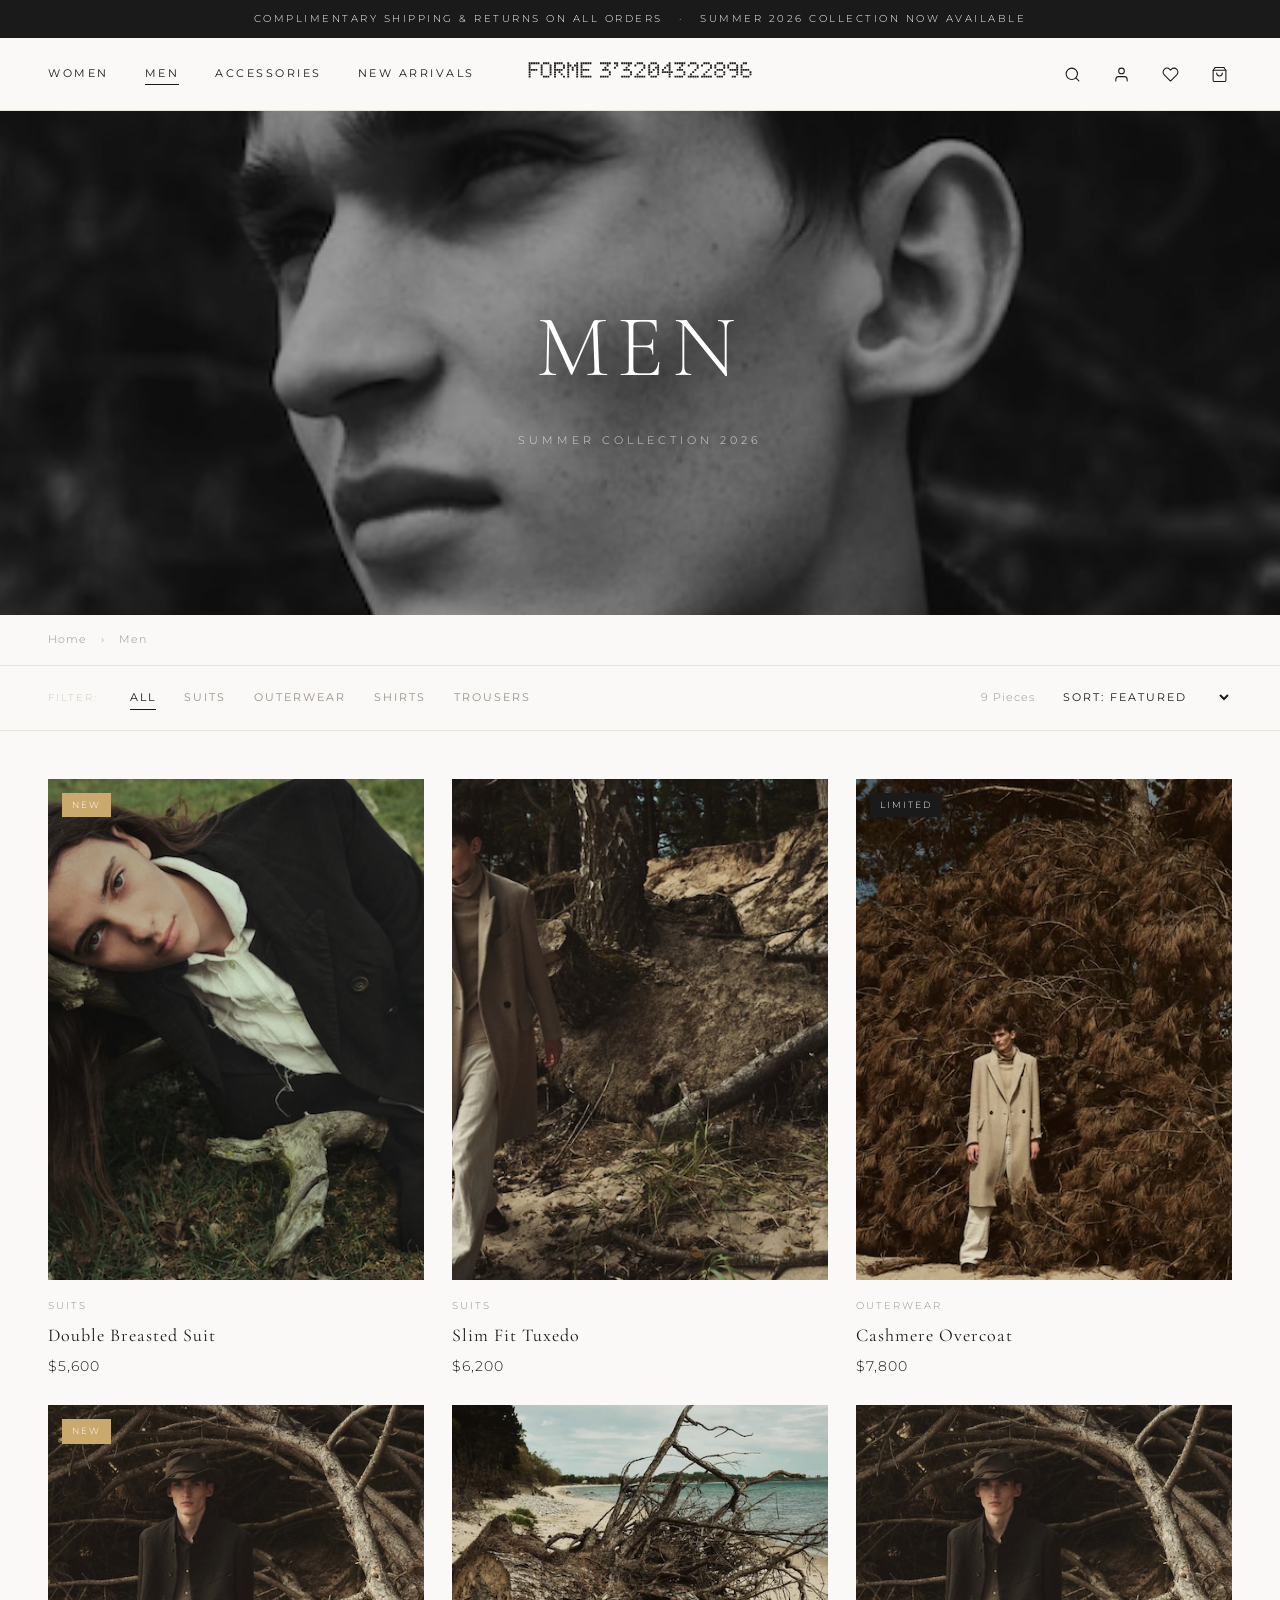
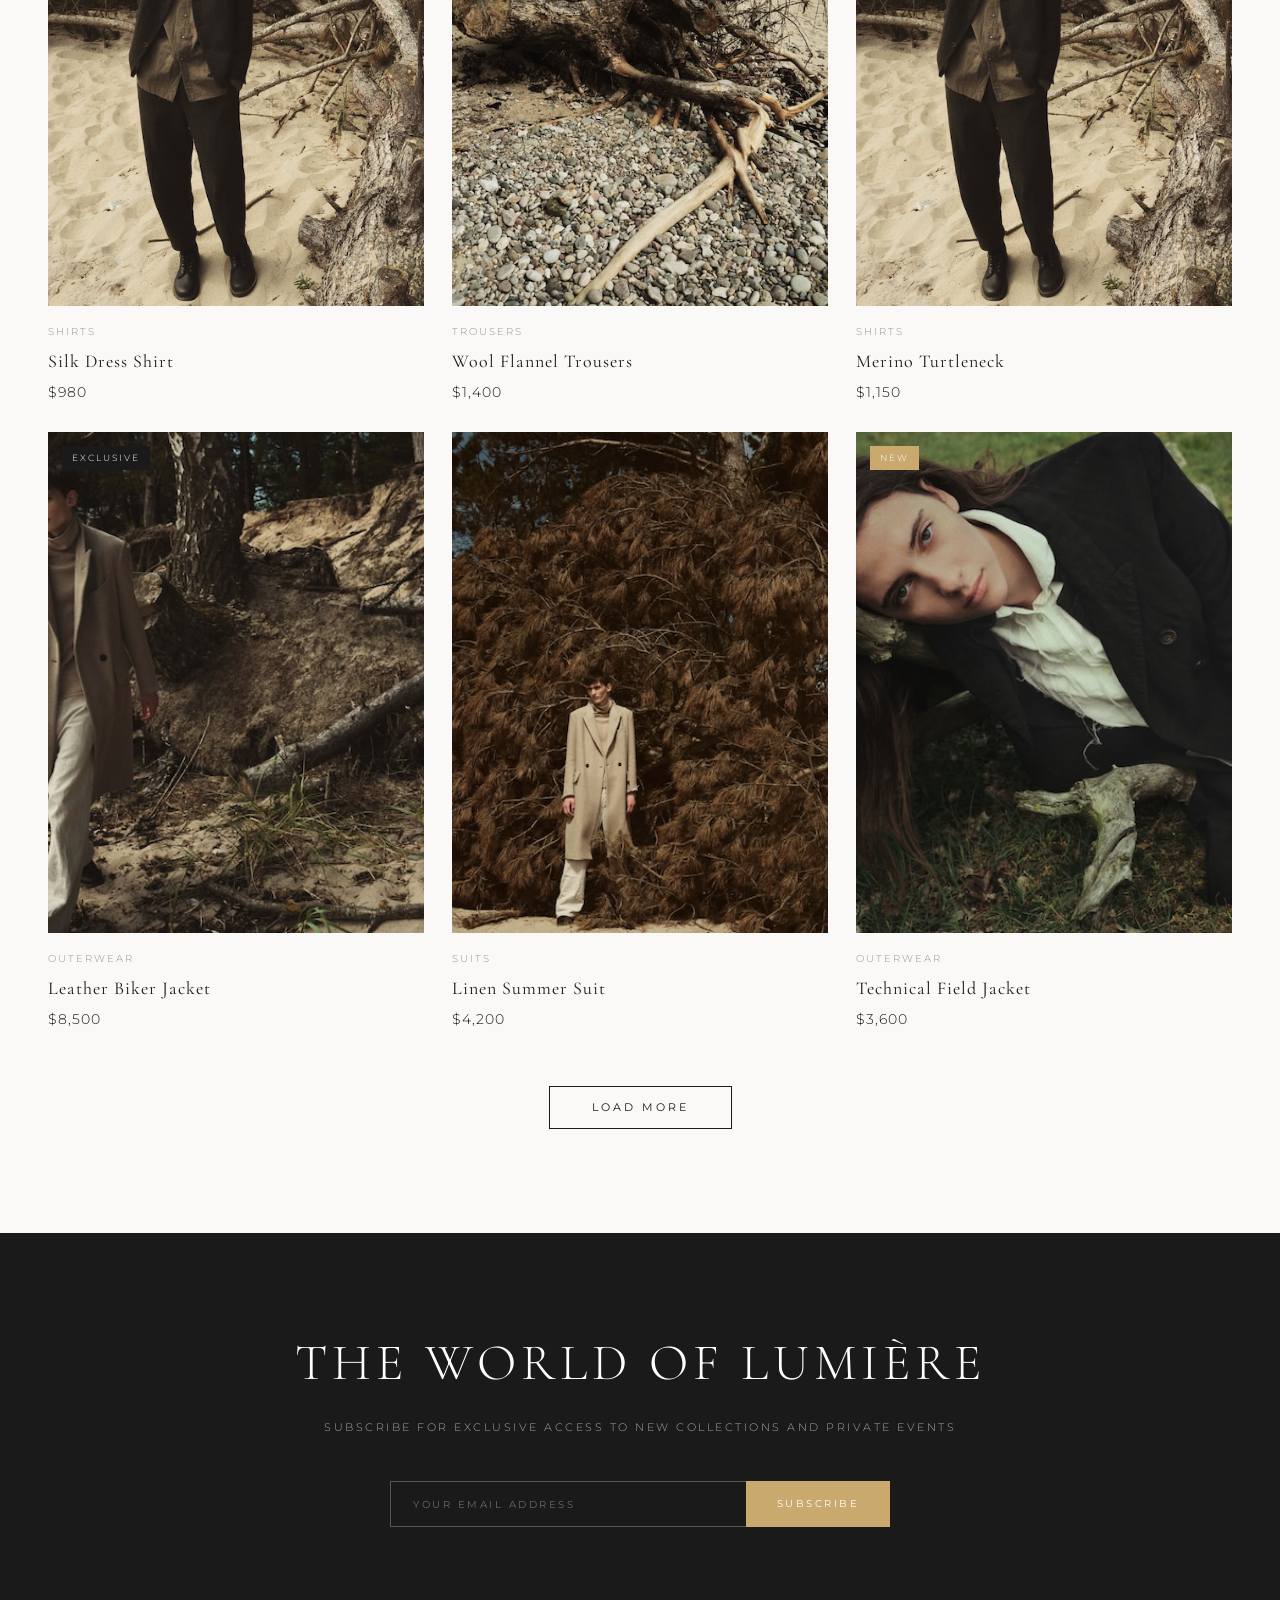
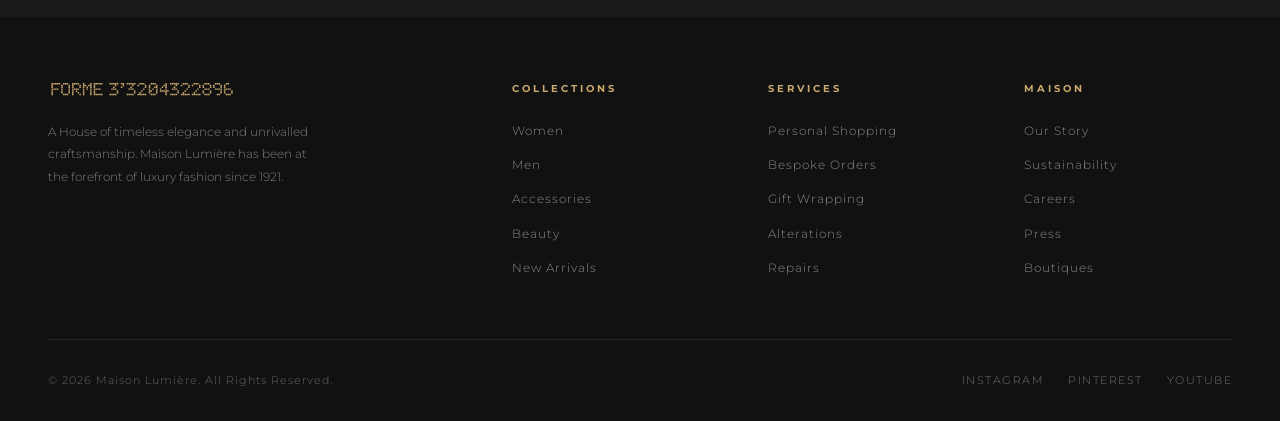
<file: men.html>
<!DOCTYPE html>
<html lang="en">
<head>
  <meta charset="UTF-8">
  <meta name="viewport" content="width=device-width, initial-scale=1.0">
  <title>Men's Collection — MAISON LUMIÈRE</title>
  <link rel="preconnect" href="https://fonts.googleapis.com">
  <link rel="preconnect" href="https://fonts.gstatic.com" crossorigin>
  <link href="https://fonts.googleapis.com/css2?family=Cormorant+Garamond:ital,wght@0,300;0,400;0,500;1,300;1,400&family=Montserrat:wght@300;400;500&display=swap" rel="stylesheet">
  <link rel="stylesheet" href="css/style.css">
</head>
<body>

  <div class="announcement-bar">
    Complimentary Shipping &amp; Returns On All Orders &nbsp;&nbsp;·&nbsp;&nbsp; Summer 2026 Collection Now Available
  </div>

  <nav class="nav">
    <div class="nav-inner">
      <div class="nav-links-left">
        <a href="category.html" class="nav-link">Women</a>
        <a href="men.html" class="nav-link active">Men</a>
        <a href="accessories.html" class="nav-link">Accessories</a>
        <a href="category.html" class="nav-link">New Arrivals</a>
      </div>
      <div class="nav-logo">
        <a href="index.html"><svg width="236" height="22" viewBox="90 340 945 90" xmlns="http://www.w3.org/2000/svg" aria-label="Maison Lumière">
      <g>
        <path id="path2"
          d="m 107.769,332.997 h 5.68 v -5.606 h -5.68 z m -6.863,-20.364 h 5.68 v -5.609 h -5.68 z m 0,20.364 h 5.68 v -5.606 h -5.68 z m -6.863,-20.364 h 5.683 v -5.609 h -5.683 z m 0,20.364 h 5.683 v -5.606 H 94.043 Z M 87.18,312.633 h 5.684 v -5.609 H 87.18 Z m 0,20.364 h 5.684 v -5.606 H 87.18 Z M 80.321,292.27 h 5.68 v -5.683 h -5.68 z m 0,6.785 h 5.68 v -5.606 h -5.68 z m 0,6.789 h 5.68 v -5.608 h -5.68 z m 0,6.789 h 5.68 v -5.609 h -5.68 z m 0,6.785 h 5.68 v -5.605 h -5.68 z m 0,6.79 h 5.68 v -5.605 h -5.68 z m 0,6.789 h 5.68 v -5.606 h -5.68 z"
          style="fill:currentColor;fill-rule:nonzero;stroke:none"
          transform="matrix(1.3333333,0,0,-1.3333333,0,793.70133)" />
        <path id="path4"
          d="m 144.69,299.055 h 5.682 v -5.606 h -5.682 z m 0,6.789 h 5.682 v -5.608 h -5.682 z m 0,6.789 h 5.682 v -5.609 h -5.682 z m 0,6.785 h 5.682 v -5.605 h -5.682 z m 0,6.79 h 5.682 v -5.605 h -5.682 z m -6.861,-33.938 h 5.68 v -5.683 h -5.68 z m 0,40.727 h 5.68 v -5.606 h -5.68 z m -6.863,-40.727 h 5.682 v -5.683 h -5.682 z m 0,40.727 h 5.682 v -5.606 h -5.682 z m -6.862,-40.727 h 5.684 v -5.683 h -5.684 z m 0,40.727 h 5.684 v -5.606 h -5.684 z m -6.861,-33.942 h 5.682 v -5.606 h -5.682 z m 0,6.789 h 5.682 v -5.608 h -5.682 z m 0,6.789 h 5.682 v -5.609 h -5.682 z m 0,6.785 h 5.682 v -5.605 h -5.682 z m 0,6.79 h 5.682 v -5.605 h -5.682 z"
          style="fill:currentColor;fill-rule:nonzero;stroke:none"
          transform="matrix(1.3333333,0,0,-1.3333333,0,793.70133)" />
        <path id="path6"
          d="m 185.72,292.27 h 5.682 v -5.683 h -5.682 z m 0,27.148 h 5.682 v -5.605 h -5.682 z m 0,6.79 h 5.682 v -5.605 h -5.682 z m -6.861,-27.153 h 5.682 v -5.606 h -5.682 z m 0,13.578 h 5.682 v -5.609 h -5.682 z m 0,20.364 h 5.682 v -5.606 h -5.682 z m -6.863,-27.153 h 5.682 v -5.608 h -5.682 z m 0,6.789 h 5.682 v -5.609 h -5.682 z m 0,20.364 h 5.682 v -5.606 h -5.682 z m -6.861,-20.364 h 5.68 v -5.609 h -5.68 z m 0,20.364 h 5.68 v -5.606 h -5.68 z m -6.863,-40.727 h 5.682 v -5.683 h -5.682 z m 0,6.785 h 5.682 v -5.606 h -5.682 z m 0,6.789 h 5.682 v -5.608 h -5.682 z m 0,6.789 h 5.682 v -5.609 h -5.682 z m 0,6.785 h 5.682 v -5.605 h -5.682 z m 0,6.79 h 5.682 v -5.605 h -5.682 z m 0,6.789 h 5.682 v -5.606 h -5.682 z"
          style="fill:currentColor;fill-rule:nonzero;stroke:none"
          transform="matrix(1.3333333,0,0,-1.3333333,0,793.70133)" />
        <path id="path8"
          d="m 226.293,292.27 h 5.684 v -5.683 h -5.684 z m 0,6.785 h 5.684 v -5.606 h -5.684 z m 0,6.789 h 5.684 v -5.608 h -5.684 z m 0,6.789 h 5.684 v -5.609 h -5.684 z m 0,6.785 h 5.684 v -5.605 h -5.684 z m 0,6.79 h 5.684 v -5.605 h -5.684 z m 0,6.789 h 5.684 v -5.606 h -5.684 z m -6.86,-6.789 h 5.682 v -5.605 h -5.682 z m -6.862,-13.575 h 5.68 v -5.609 h -5.68 z m 0,6.785 h 5.68 v -5.605 h -5.68 z m -6.863,6.79 h 5.68 v -5.605 h -5.68 z m -6.862,-33.938 h 5.682 v -5.683 h -5.682 z m 0,6.785 h 5.682 v -5.606 h -5.682 z m 0,6.789 h 5.682 v -5.608 h -5.682 z m 0,6.789 h 5.682 v -5.609 h -5.682 z m 0,6.785 h 5.682 v -5.605 h -5.682 z m 0,6.79 h 5.682 v -5.605 h -5.682 z m 0,6.789 h 5.682 v -5.606 h -5.682 z"
          style="fill:currentColor;fill-rule:nonzero;stroke:none"
          transform="matrix(1.3333333,0,0,-1.3333333,0,793.70133)" />
        <path id="path10"
          d="m 267.095,292.27 h 5.684 v -5.683 h -5.684 z m 0,40.727 h 5.684 v -5.606 h -5.684 z m -6.861,-40.727 h 5.682 v -5.683 h -5.682 z m 0,20.363 h 5.682 v -5.609 h -5.682 z m 0,20.364 h 5.682 v -5.606 h -5.682 z m -6.861,-40.727 h 5.68 v -5.683 h -5.68 z m 0,20.363 h 5.68 v -5.609 h -5.68 z m 0,20.364 h 5.68 v -5.606 h -5.68 z M 246.51,292.27 h 5.682 v -5.683 h -5.682 z m 0,20.363 h 5.682 v -5.609 h -5.682 z m 0,20.364 h 5.682 v -5.606 h -5.682 z m -6.862,-40.727 h 5.683 v -5.683 h -5.683 z m 0,6.785 h 5.683 v -5.606 h -5.683 z m 0,6.789 h 5.683 v -5.608 h -5.683 z m 0,6.789 h 5.683 v -5.609 h -5.683 z m 0,6.785 h 5.683 v -5.605 h -5.683 z m 0,6.79 h 5.683 v -5.605 h -5.683 z m 0,6.789 h 5.683 v -5.606 h -5.683 z"
          style="fill:currentColor;fill-rule:nonzero;stroke:none"
          transform="matrix(1.3333333,0,0,-1.3333333,0,793.70133)" />
        <path id="path12"
          d="m 326.566,299.055 h 5.68 v -5.606 h -5.68 z m 0,6.789 h 5.68 v -5.608 h -5.68 z m 0,27.153 h 5.68 v -5.606 h -5.68 z m -6.863,-40.727 h 5.68 v -5.683 h -5.68 z m 0,20.363 h 5.68 v -5.609 h -5.68 z m 0,13.575 h 5.68 v -5.605 h -5.68 z m 0,6.789 h 5.68 v -5.606 h -5.68 z M 312.84,292.27 h 5.682 v -5.683 h -5.682 z m 0,20.363 h 5.682 v -5.609 h -5.682 z m 0,6.785 h 5.682 v -5.605 h -5.682 z m 0,13.579 h 5.682 v -5.606 h -5.682 z m -6.862,-40.727 h 5.683 v -5.683 h -5.683 z m 0,20.363 h 5.683 v -5.609 h -5.683 z m 0,20.364 h 5.683 v -5.606 h -5.683 z m -6.86,-40.727 h 5.681 v -5.683 h -5.681 z m 0,40.727 h 5.681 v -5.606 h -5.681 z"
          style="fill:currentColor;fill-rule:nonzero;stroke:none"
          transform="matrix(1.3333333,0,0,-1.3333333,0,793.70133)" />
        <path id="path14"
          d="m 391.528,299.055 h 5.682 v -5.606 h -5.682 z m 0,6.789 h 5.682 v -5.608 h -5.682 z m 0,27.153 h 5.682 v -5.606 h -5.682 z m -6.862,-40.727 h 5.683 v -5.683 h -5.683 z m 0,20.363 h 5.683 v -5.609 h -5.683 z m 0,13.575 h 5.683 v -5.605 h -5.683 z m 0,6.789 h 5.683 v -5.606 h -5.683 z m -6.861,-40.727 h 5.682 v -5.683 h -5.682 z m 0,20.363 h 5.682 v -5.609 h -5.682 z m 0,6.785 h 5.682 v -5.605 h -5.682 z m 0,13.579 h 5.682 v -5.606 h -5.682 z m -6.862,-40.727 h 5.68 v -5.683 h -5.68 z m 0,20.363 h 5.68 v -5.609 h -5.68 z m 0,20.364 h 5.68 v -5.606 h -5.68 z m -6.862,-40.727 h 5.682 v -5.683 h -5.682 z m 0,40.727 h 5.682 v -5.606 h -5.682 z"
          style="fill:currentColor;fill-rule:nonzero;stroke:none"
          transform="matrix(1.3333333,0,0,-1.3333333,0,793.70133)" />
        <path id="path16"
          d="m 432.328,292.27 h 5.682 v -5.683 h -5.682 z m 0,27.148 h 5.682 v -5.605 h -5.682 z m 0,6.79 h 5.682 v -5.605 h -5.682 z m -6.86,-33.938 h 5.681 v -5.683 h -5.681 z m 0,20.363 h 5.681 v -5.609 h -5.681 z m 0,20.364 h 5.681 v -5.606 h -5.681 z m -6.86,-40.727 h 5.679 v -5.683 h -5.679 z m 0,13.574 h 5.679 v -5.608 h -5.679 z m 0,27.153 h 5.679 v -5.606 h -5.679 z m -6.863,-40.727 h 5.679 v -5.683 h -5.679 z m 0,6.785 h 5.679 v -5.606 h -5.679 z m 0,33.942 h 5.679 v -5.606 h -5.679 z m -6.863,-40.727 h 5.682 v -5.683 h -5.682 z m 0,33.938 h 5.682 v -5.605 h -5.682 z"
          style="fill:currentColor;fill-rule:nonzero;stroke:none"
          transform="matrix(1.3333333,0,0,-1.3333333,0,793.70133)" />
        <path id="path18"
          d="m 474.728,299.055 h 5.681 v -5.606 h -5.681 z m 0,6.789 h 5.681 v -5.608 h -5.681 z m 0,6.789 h 5.681 v -5.609 h -5.681 z m 0,6.785 h 5.681 v -5.605 h -5.681 z m 0,6.79 h 5.681 v -5.605 h -5.681 z m -6.863,-33.938 h 5.681 v -5.683 h -5.681 z m 0,27.148 h 5.681 v -5.605 h -5.681 z m 0,13.579 h 5.681 v -5.606 h -5.681 z m -6.861,-40.727 h 5.68 v -5.683 h -5.68 z m 0,20.363 h 5.68 v -5.609 h -5.68 z m 0,20.364 h 5.68 v -5.606 h -5.68 z m -6.863,-40.727 h 5.682 v -5.683 h -5.682 z m 0,13.574 h 5.682 v -5.608 h -5.682 z m 0,27.153 h 5.682 v -5.606 h -5.682 z m -6.863,-33.942 h 5.681 v -5.606 h -5.681 z m 0,6.789 h 5.681 v -5.608 h -5.681 z m 0,6.789 h 5.681 v -5.609 h -5.681 z m 0,6.785 h 5.681 v -5.605 h -5.681 z m 0,6.79 h 5.681 v -5.605 h -5.681 z"
          style="fill:currentColor;fill-rule:nonzero;stroke:none"
          transform="matrix(1.3333333,0,0,-1.3333333,0,793.70133)" />
        <path id="path20"
          d="m 516.669,305.844 h 5.681 v -5.608 h -5.681 z m -6.863,-13.574 h 5.682 v -5.683 h -5.682 z m 0,6.785 h 5.682 v -5.606 h -5.682 z m 0,6.789 h 5.682 v -5.608 h -5.682 z m 0,6.789 h 5.682 v -5.609 h -5.682 z m 0,6.785 h 5.682 v -5.605 h -5.682 z m 0,6.79 h 5.682 v -5.605 h -5.682 z m 0,6.789 h 5.682 v -5.606 h -5.682 z m -6.861,-27.153 h 5.681 v -5.608 h -5.681 z m 0,20.364 h 5.681 v -5.605 h -5.681 z m -6.863,-20.364 h 5.683 v -5.608 h -5.683 z m 0,13.574 h 5.683 v -5.605 h -5.683 z m -6.861,-13.574 h 5.683 v -5.608 h -5.683 z m 0,6.789 h 5.683 v -5.609 h -5.683 z"
          style="fill:currentColor;fill-rule:nonzero;stroke:none"
          transform="matrix(1.3333333,0,0,-1.3333333,0,793.70133)" />
        <path id="path22"
          d="m 555.19,299.055 h 5.682 v -5.606 h -5.682 z m 0,6.789 h 5.682 v -5.608 h -5.682 z m 0,27.153 h 5.682 v -5.606 h -5.682 z m -6.86,-40.727 h 5.679 v -5.683 h -5.679 z m 0,20.363 h 5.679 v -5.609 h -5.679 z m 0,13.575 h 5.679 v -5.605 h -5.679 z m 0,6.789 h 5.679 v -5.606 h -5.679 z m -6.863,-40.727 h 5.682 v -5.683 h -5.682 z m 0,20.363 h 5.682 v -5.609 h -5.682 z m 0,6.785 h 5.682 v -5.605 h -5.682 z m 0,13.579 h 5.682 v -5.606 h -5.682 z m -6.863,-40.727 h 5.681 v -5.683 h -5.681 z m 0,20.363 h 5.681 v -5.609 h -5.681 z m 0,20.364 h 5.681 v -5.606 h -5.681 z m -6.861,-40.727 h 5.681 v -5.683 h -5.681 z m 0,40.727 h 5.681 v -5.606 h -5.681 z"
          style="fill:currentColor;fill-rule:nonzero;stroke:none"
          transform="matrix(1.3333333,0,0,-1.3333333,0,793.70133)" />
        <path id="path24"
          d="m 595.992,292.27 h 5.681 v -5.683 h -5.681 z m 0,27.148 h 5.681 v -5.605 h -5.681 z m 0,6.79 h 5.681 v -5.605 h -5.681 z m -6.861,-33.938 h 5.681 v -5.683 h -5.681 z m 0,20.363 h 5.681 v -5.609 h -5.681 z m 0,20.364 h 5.681 v -5.606 h -5.681 z m -6.863,-40.727 h 5.682 v -5.683 h -5.682 z m 0,13.574 h 5.682 v -5.608 h -5.682 z m 0,27.153 h 5.682 v -5.606 h -5.682 z m -6.861,-40.727 h 5.681 v -5.683 h -5.681 z m 0,6.785 h 5.681 v -5.606 h -5.681 z m 0,33.942 h 5.681 v -5.606 h -5.681 z m -6.863,-40.727 h 5.682 v -5.683 h -5.682 z m 0,33.938 h 5.682 v -5.605 h -5.682 z"
          style="fill:currentColor;fill-rule:nonzero;stroke:none"
          transform="matrix(1.3333333,0,0,-1.3333333,0,793.70133)" />
        <path id="path26"
          d="m 636.794,292.27 h 5.682 v -5.683 h -5.682 z m 0,27.148 h 5.682 v -5.605 h -5.682 z m 0,6.79 h 5.682 v -5.605 h -5.682 z m -6.862,-33.938 h 5.683 v -5.683 h -5.683 z m 0,20.363 h 5.683 v -5.609 h -5.683 z m 0,20.364 h 5.683 v -5.606 h -5.683 z m -6.863,-40.727 h 5.683 v -5.683 h -5.683 z m 0,13.574 h 5.683 v -5.608 h -5.683 z m 0,27.153 h 5.683 v -5.606 h -5.683 z m -6.861,-40.727 h 5.683 v -5.683 h -5.683 z m 0,6.785 h 5.683 v -5.606 h -5.683 z m 0,33.942 h 5.683 v -5.606 h -5.683 z m -6.862,-40.727 h 5.682 v -5.683 h -5.682 z m 0,33.938 h 5.682 v -5.605 h -5.682 z"
          style="fill:currentColor;fill-rule:nonzero;stroke:none"
          transform="matrix(1.3333333,0,0,-1.3333333,0,793.70133)" />
        <path id="path28"
          d="m 677.597,299.055 h 5.682 v -5.606 h -5.682 z m 0,6.789 h 5.682 v -5.608 h -5.682 z m 0,13.574 h 5.682 v -5.605 h -5.682 z m 0,6.79 h 5.682 v -5.605 h -5.682 z m -6.863,-33.938 h 5.681 v -5.683 h -5.681 z m 0,20.363 h 5.681 v -5.609 h -5.681 z m 0,20.364 h 5.681 v -5.606 h -5.681 z m -6.861,-40.727 h 5.68 v -5.683 h -5.68 z m 0,20.363 h 5.68 v -5.609 h -5.68 z m 0,20.364 h 5.68 v -5.606 h -5.68 z m -6.862,-40.727 h 5.681 v -5.683 h -5.681 z m 0,20.363 h 5.681 v -5.609 h -5.681 z m 0,20.364 h 5.681 v -5.606 h -5.681 z m -6.862,-33.942 h 5.68 v -5.606 h -5.68 z m 0,6.789 h 5.68 v -5.608 h -5.68 z m 0,13.574 h 5.68 v -5.605 h -5.68 z m 0,6.79 h 5.68 v -5.605 h -5.68 z"
          style="fill:currentColor;fill-rule:nonzero;stroke:none"
          transform="matrix(1.3333333,0,0,-1.3333333,0,793.70133)" />
        <path id="path30"
          d="m 722.94,305.844 h -5.683 v -5.608 h 5.683 z m 0,6.789 h -5.683 v -5.609 h 5.683 z m 0,6.785 h -5.683 v -5.605 h 5.683 z m 0,6.79 h -5.683 v -5.605 h 5.683 z m 0,-27.153 h -5.683 v -5.606 h 5.683 z m -6.863,13.578 h -5.683 v -5.609 h 5.683 z m 0,20.364 h -5.683 v -5.606 h 5.683 z m 0.002,-40.727 h -5.683 v -5.683 h 5.683 z m -6.862,20.363 h -5.683 v -5.609 h 5.683 z m 0,20.364 h -5.683 v -5.606 h 5.683 z m 0,-40.727 h -5.683 v -5.683 h 5.683 z m -6.863,20.363 h -5.683 v -5.609 h 5.683 z m 0,20.364 h -5.683 v -5.606 h 5.683 z m -6.862,-13.579 h -5.682 v -5.605 h 5.682 z m -5.681,6.79 h 5.682 v -5.605 h -5.682 z"
          style="fill:currentColor;fill-rule:nonzero;stroke:none"
          transform="matrix(1.3333333,0,0,-1.3333333,0,793.70133)" />
        <path id="path32"
          d="m 763.741,299.055 h -5.681 v -5.606 h 5.681 z m 0,6.789 h -5.681 v -5.608 h 5.681 z m -6.862,-13.574 h -5.68 v -5.683 h 5.68 z m 0,20.363 h -5.68 v -5.609 h 5.68 z m -6.863,20.364 h -5.68 v -5.606 h 5.68 z m 0.002,-40.727 h -5.682 v -5.683 h 5.682 z m 0,20.363 h -5.682 v -5.609 h 5.682 z m -6.864,20.364 h -5.681 v -5.606 h 5.681 z m 0,-40.727 h -5.679 v -5.683 h 5.679 z m 0,20.363 h -5.679 v -5.609 h 5.679 z m -6.86,-13.578 h -5.682 v -5.606 h 5.682 z m 0,6.789 h -5.682 v -5.608 h 5.682 z m 0,20.364 h -5.682 v -5.609 h 5.682 z m 0,-13.575 h -5.682 v -5.609 h 5.682 z m -5.682,6.785 h 5.682 v -5.605 h -5.682 z"
          style="fill:currentColor;fill-rule:nonzero;stroke:none"
          transform="matrix(1.3333333,0,0,-1.3333333,0,793.70133)" />
        <path id="path34"
          d="m 348.983,326.208 h 5.681 v -5.605 h -5.681 z m -6.862,-6.79 h 5.682 v -5.605 h -5.682 z m 6.862,13.579 h 5.681 v -5.606 h -5.681 z m -6.862,0 h 5.682 v -5.606 h -5.682 z"
          style="fill:currentColor;fill-rule:nonzero;stroke:none"
          transform="matrix(1.3333333,0,0,-1.3333333,0,793.70133)" />
      </g>
    </svg></a>
      </div>
      <div class="nav-links-right">
        <button class="nav-icon-btn" aria-label="Search">
          <svg width="17" height="17" viewBox="0 0 24 24" fill="none" stroke="currentColor" stroke-width="1.5" stroke-linecap="round" stroke-linejoin="round">
            <circle cx="11" cy="11" r="8"/><line x1="21" y1="21" x2="16.65" y2="16.65"/>
          </svg>
        </button>
        <button class="nav-icon-btn" aria-label="Account">
          <svg width="17" height="17" viewBox="0 0 24 24" fill="none" stroke="currentColor" stroke-width="1.5" stroke-linecap="round" stroke-linejoin="round">
            <path d="M20 21v-2a4 4 0 0 0-4-4H8a4 4 0 0 0-4 4v2"/><circle cx="12" cy="7" r="4"/>
          </svg>
        </button>
        <button class="nav-icon-btn" aria-label="Wishlist">
          <svg width="17" height="17" viewBox="0 0 24 24" fill="none" stroke="currentColor" stroke-width="1.5" stroke-linecap="round" stroke-linejoin="round">
            <path d="M20.84 4.61a5.5 5.5 0 0 0-7.78 0L12 5.67l-1.06-1.06a5.5 5.5 0 0 0-7.78 7.78l1.06 1.06L12 21.23l7.78-7.78 1.06-1.06a5.5 5.5 0 0 0 0-7.78z"/>
          </svg>
        </button>
        <button class="nav-icon-btn" aria-label="Shopping Bag">
          <svg width="17" height="17" viewBox="0 0 24 24" fill="none" stroke="currentColor" stroke-width="1.5" stroke-linecap="round" stroke-linejoin="round">
            <path d="M6 2 3 6v14a2 2 0 0 0 2 2h14a2 2 0 0 0 2-2V6l-3-4z"/><line x1="3" y1="6" x2="21" y2="6"/><path d="M16 10a4 4 0 0 1-8 0"/>
          </svg>
        </button>
      </div>
    </div>
  </nav>

  <!-- Page Hero -->
  <section class="page-hero">
    <img
      src="images/men-portrait-bw.png"
      alt="Men's Collection"
      loading="eager"
      style="object-position: center 20%;"
    >
    <div class="page-hero-overlay">
      <h1 class="page-hero-title">Men</h1>
      <p class="page-hero-subtitle">Summer Collection 2026</p>
    </div>
  </section>

  <!-- Breadcrumb -->
  <div class="breadcrumb">
    <a href="index.html">Home</a>
    <span>›</span>
    Men
  </div>

  <!-- Filter Bar -->
  <div class="filter-bar">
    <div class="filter-left">
      <span class="filter-label">Filter:</span>
      <button class="filter-btn active">All</button>
      <button class="filter-btn">Suits</button>
      <button class="filter-btn">Outerwear</button>
      <button class="filter-btn">Shirts</button>
      <button class="filter-btn">Trousers</button>
    </div>
    <div style="display:flex; align-items:center; gap: 24px;">
      <span class="products-count">9 Pieces</span>
      <select class="sort-select">
        <option>Sort: Featured</option>
        <option>Price: Low to High</option>
        <option>Price: High to Low</option>
        <option>Newest First</option>
      </select>
    </div>
  </div>

  <!-- Products -->
  <div class="category-section">
    <div class="products-grid products-grid-3">

      <a href="product.html" class="product-card">
        <div class="product-card-image">
          <span class="product-card-badge new">New</span>
          <img src="images/men-coat-black-field.png" alt="Double Breasted Suit" loading="lazy">
          <div class="product-card-overlay">
            <button class="btn btn-dark" onclick="addToBag(event)">Add to Bag</button>
          </div>
        </div>
        <p class="product-category">Suits</p>
        <h3 class="product-name">Double Breasted Suit</h3>
        <p class="product-price">$5,600</p>
      </a>

      <a href="product.html" class="product-card">
        <div class="product-card-image">
          <img src="images/men-coat-beige-beach.png" alt="Slim Fit Tuxedo" loading="lazy">
          <div class="product-card-overlay">
            <button class="btn btn-dark" onclick="addToBag(event)">Add to Bag</button>
          </div>
        </div>
        <p class="product-category">Suits</p>
        <h3 class="product-name">Slim Fit Tuxedo</h3>
        <p class="product-price">$6,200</p>
      </a>

      <a href="product.html" class="product-card">
        <div class="product-card-image">
          <span class="product-card-badge">Limited</span>
          <img src="images/men-coat-beige-landscape.png" alt="Cashmere Overcoat" loading="lazy">
          <div class="product-card-overlay">
            <button class="btn btn-dark" onclick="addToBag(event)">Add to Bag</button>
          </div>
        </div>
        <p class="product-category">Outerwear</p>
        <h3 class="product-name">Cashmere Overcoat</h3>
        <p class="product-price">$7,800</p>
      </a>

      <a href="product.html" class="product-card">
        <div class="product-card-image">
          <span class="product-card-badge new">New</span>
          <img src="images/men-coat-dark-beach.png" alt="Silk Dress Shirt" loading="lazy">
          <div class="product-card-overlay">
            <button class="btn btn-dark" onclick="addToBag(event)">Add to Bag</button>
          </div>
        </div>
        <p class="product-category">Shirts</p>
        <h3 class="product-name">Silk Dress Shirt</h3>
        <p class="product-price">$980</p>
      </a>

      <a href="product.html" class="product-card">
        <div class="product-card-image">
          <img src="images/landscape-beach-driftwood.png" alt="Wool Flannel Trousers" loading="lazy">
          <div class="product-card-overlay">
            <button class="btn btn-dark" onclick="addToBag(event)">Add to Bag</button>
          </div>
        </div>
        <p class="product-category">Trousers</p>
        <h3 class="product-name">Wool Flannel Trousers</h3>
        <p class="product-price">$1,400</p>
      </a>

      <a href="product.html" class="product-card">
        <div class="product-card-image">
          <img src="images/men-coat-dark-beach.png" alt="Merino Turtleneck" loading="lazy">
          <div class="product-card-overlay">
            <button class="btn btn-dark" onclick="addToBag(event)">Add to Bag</button>
          </div>
        </div>
        <p class="product-category">Shirts</p>
        <h3 class="product-name">Merino Turtleneck</h3>
        <p class="product-price">$1,150</p>
      </a>

      <a href="product.html" class="product-card">
        <div class="product-card-image">
          <span class="product-card-badge">Exclusive</span>
          <img src="images/men-coat-beige-beach.png" alt="Leather Biker Jacket" loading="lazy">
          <div class="product-card-overlay">
            <button class="btn btn-dark" onclick="addToBag(event)">Add to Bag</button>
          </div>
        </div>
        <p class="product-category">Outerwear</p>
        <h3 class="product-name">Leather Biker Jacket</h3>
        <p class="product-price">$8,500</p>
      </a>

      <a href="product.html" class="product-card">
        <div class="product-card-image">
          <img src="images/men-coat-beige-landscape.png" alt="Linen Summer Suit" loading="lazy">
          <div class="product-card-overlay">
            <button class="btn btn-dark" onclick="addToBag(event)">Add to Bag</button>
          </div>
        </div>
        <p class="product-category">Suits</p>
        <h3 class="product-name">Linen Summer Suit</h3>
        <p class="product-price">$4,200</p>
      </a>

      <a href="product.html" class="product-card">
        <div class="product-card-image">
          <span class="product-card-badge new">New</span>
          <img src="images/men-coat-black-field.png" alt="Technical Field Jacket" loading="lazy">
          <div class="product-card-overlay">
            <button class="btn btn-dark" onclick="addToBag(event)">Add to Bag</button>
          </div>
        </div>
        <p class="product-category">Outerwear</p>
        <h3 class="product-name">Technical Field Jacket</h3>
        <p class="product-price">$3,600</p>
      </a>

    </div>

    <div class="load-more-wrap">
      <button class="btn btn-outline-dark" onclick="this.textContent='Loading…'; setTimeout(()=>this.textContent='No More Items', 800);">
        Load More
      </button>
    </div>
  </div>

  <!-- Newsletter -->
  <div class="newsletter">
    <h2 class="newsletter-title">The World of Lumière</h2>
    <p class="newsletter-subtitle">Subscribe for exclusive access to new collections and private events</p>
    <form class="newsletter-form" onsubmit="showToast('Thank you for subscribing'); return false;">
      <input type="email" placeholder="Your Email Address">
      <button type="submit">Subscribe</button>
    </form>
  </div>

  <!-- Footer -->
  <footer class="footer">
    <div class="footer-top">
      <div>
        <div class="footer-brand-logo"><svg width="188" height="18" viewBox="90 340 945 90" xmlns="http://www.w3.org/2000/svg" aria-label="Maison Lumière">
      <g>
        <path id="path2"
          d="m 107.769,332.997 h 5.68 v -5.606 h -5.68 z m -6.863,-20.364 h 5.68 v -5.609 h -5.68 z m 0,20.364 h 5.68 v -5.606 h -5.68 z m -6.863,-20.364 h 5.683 v -5.609 h -5.683 z m 0,20.364 h 5.683 v -5.606 H 94.043 Z M 87.18,312.633 h 5.684 v -5.609 H 87.18 Z m 0,20.364 h 5.684 v -5.606 H 87.18 Z M 80.321,292.27 h 5.68 v -5.683 h -5.68 z m 0,6.785 h 5.68 v -5.606 h -5.68 z m 0,6.789 h 5.68 v -5.608 h -5.68 z m 0,6.789 h 5.68 v -5.609 h -5.68 z m 0,6.785 h 5.68 v -5.605 h -5.68 z m 0,6.79 h 5.68 v -5.605 h -5.68 z m 0,6.789 h 5.68 v -5.606 h -5.68 z"
          style="fill:currentColor;fill-rule:nonzero;stroke:none"
          transform="matrix(1.3333333,0,0,-1.3333333,0,793.70133)" />
        <path id="path4"
          d="m 144.69,299.055 h 5.682 v -5.606 h -5.682 z m 0,6.789 h 5.682 v -5.608 h -5.682 z m 0,6.789 h 5.682 v -5.609 h -5.682 z m 0,6.785 h 5.682 v -5.605 h -5.682 z m 0,6.79 h 5.682 v -5.605 h -5.682 z m -6.861,-33.938 h 5.68 v -5.683 h -5.68 z m 0,40.727 h 5.68 v -5.606 h -5.68 z m -6.863,-40.727 h 5.682 v -5.683 h -5.682 z m 0,40.727 h 5.682 v -5.606 h -5.682 z m -6.862,-40.727 h 5.684 v -5.683 h -5.684 z m 0,40.727 h 5.684 v -5.606 h -5.684 z m -6.861,-33.942 h 5.682 v -5.606 h -5.682 z m 0,6.789 h 5.682 v -5.608 h -5.682 z m 0,6.789 h 5.682 v -5.609 h -5.682 z m 0,6.785 h 5.682 v -5.605 h -5.682 z m 0,6.79 h 5.682 v -5.605 h -5.682 z"
          style="fill:currentColor;fill-rule:nonzero;stroke:none"
          transform="matrix(1.3333333,0,0,-1.3333333,0,793.70133)" />
        <path id="path6"
          d="m 185.72,292.27 h 5.682 v -5.683 h -5.682 z m 0,27.148 h 5.682 v -5.605 h -5.682 z m 0,6.79 h 5.682 v -5.605 h -5.682 z m -6.861,-27.153 h 5.682 v -5.606 h -5.682 z m 0,13.578 h 5.682 v -5.609 h -5.682 z m 0,20.364 h 5.682 v -5.606 h -5.682 z m -6.863,-27.153 h 5.682 v -5.608 h -5.682 z m 0,6.789 h 5.682 v -5.609 h -5.682 z m 0,20.364 h 5.682 v -5.606 h -5.682 z m -6.861,-20.364 h 5.68 v -5.609 h -5.68 z m 0,20.364 h 5.68 v -5.606 h -5.68 z m -6.863,-40.727 h 5.682 v -5.683 h -5.682 z m 0,6.785 h 5.682 v -5.606 h -5.682 z m 0,6.789 h 5.682 v -5.608 h -5.682 z m 0,6.789 h 5.682 v -5.609 h -5.682 z m 0,6.785 h 5.682 v -5.605 h -5.682 z m 0,6.79 h 5.682 v -5.605 h -5.682 z m 0,6.789 h 5.682 v -5.606 h -5.682 z"
          style="fill:currentColor;fill-rule:nonzero;stroke:none"
          transform="matrix(1.3333333,0,0,-1.3333333,0,793.70133)" />
        <path id="path8"
          d="m 226.293,292.27 h 5.684 v -5.683 h -5.684 z m 0,6.785 h 5.684 v -5.606 h -5.684 z m 0,6.789 h 5.684 v -5.608 h -5.684 z m 0,6.789 h 5.684 v -5.609 h -5.684 z m 0,6.785 h 5.684 v -5.605 h -5.684 z m 0,6.79 h 5.684 v -5.605 h -5.684 z m 0,6.789 h 5.684 v -5.606 h -5.684 z m -6.86,-6.789 h 5.682 v -5.605 h -5.682 z m -6.862,-13.575 h 5.68 v -5.609 h -5.68 z m 0,6.785 h 5.68 v -5.605 h -5.68 z m -6.863,6.79 h 5.68 v -5.605 h -5.68 z m -6.862,-33.938 h 5.682 v -5.683 h -5.682 z m 0,6.785 h 5.682 v -5.606 h -5.682 z m 0,6.789 h 5.682 v -5.608 h -5.682 z m 0,6.789 h 5.682 v -5.609 h -5.682 z m 0,6.785 h 5.682 v -5.605 h -5.682 z m 0,6.79 h 5.682 v -5.605 h -5.682 z m 0,6.789 h 5.682 v -5.606 h -5.682 z"
          style="fill:currentColor;fill-rule:nonzero;stroke:none"
          transform="matrix(1.3333333,0,0,-1.3333333,0,793.70133)" />
        <path id="path10"
          d="m 267.095,292.27 h 5.684 v -5.683 h -5.684 z m 0,40.727 h 5.684 v -5.606 h -5.684 z m -6.861,-40.727 h 5.682 v -5.683 h -5.682 z m 0,20.363 h 5.682 v -5.609 h -5.682 z m 0,20.364 h 5.682 v -5.606 h -5.682 z m -6.861,-40.727 h 5.68 v -5.683 h -5.68 z m 0,20.363 h 5.68 v -5.609 h -5.68 z m 0,20.364 h 5.68 v -5.606 h -5.68 z M 246.51,292.27 h 5.682 v -5.683 h -5.682 z m 0,20.363 h 5.682 v -5.609 h -5.682 z m 0,20.364 h 5.682 v -5.606 h -5.682 z m -6.862,-40.727 h 5.683 v -5.683 h -5.683 z m 0,6.785 h 5.683 v -5.606 h -5.683 z m 0,6.789 h 5.683 v -5.608 h -5.683 z m 0,6.789 h 5.683 v -5.609 h -5.683 z m 0,6.785 h 5.683 v -5.605 h -5.683 z m 0,6.79 h 5.683 v -5.605 h -5.683 z m 0,6.789 h 5.683 v -5.606 h -5.683 z"
          style="fill:currentColor;fill-rule:nonzero;stroke:none"
          transform="matrix(1.3333333,0,0,-1.3333333,0,793.70133)" />
        <path id="path12"
          d="m 326.566,299.055 h 5.68 v -5.606 h -5.68 z m 0,6.789 h 5.68 v -5.608 h -5.68 z m 0,27.153 h 5.68 v -5.606 h -5.68 z m -6.863,-40.727 h 5.68 v -5.683 h -5.68 z m 0,20.363 h 5.68 v -5.609 h -5.68 z m 0,13.575 h 5.68 v -5.605 h -5.68 z m 0,6.789 h 5.68 v -5.606 h -5.68 z M 312.84,292.27 h 5.682 v -5.683 h -5.682 z m 0,20.363 h 5.682 v -5.609 h -5.682 z m 0,6.785 h 5.682 v -5.605 h -5.682 z m 0,13.579 h 5.682 v -5.606 h -5.682 z m -6.862,-40.727 h 5.683 v -5.683 h -5.683 z m 0,20.363 h 5.683 v -5.609 h -5.683 z m 0,20.364 h 5.683 v -5.606 h -5.683 z m -6.86,-40.727 h 5.681 v -5.683 h -5.681 z m 0,40.727 h 5.681 v -5.606 h -5.681 z"
          style="fill:currentColor;fill-rule:nonzero;stroke:none"
          transform="matrix(1.3333333,0,0,-1.3333333,0,793.70133)" />
        <path id="path14"
          d="m 391.528,299.055 h 5.682 v -5.606 h -5.682 z m 0,6.789 h 5.682 v -5.608 h -5.682 z m 0,27.153 h 5.682 v -5.606 h -5.682 z m -6.862,-40.727 h 5.683 v -5.683 h -5.683 z m 0,20.363 h 5.683 v -5.609 h -5.683 z m 0,13.575 h 5.683 v -5.605 h -5.683 z m 0,6.789 h 5.683 v -5.606 h -5.683 z m -6.861,-40.727 h 5.682 v -5.683 h -5.682 z m 0,20.363 h 5.682 v -5.609 h -5.682 z m 0,6.785 h 5.682 v -5.605 h -5.682 z m 0,13.579 h 5.682 v -5.606 h -5.682 z m -6.862,-40.727 h 5.68 v -5.683 h -5.68 z m 0,20.363 h 5.68 v -5.609 h -5.68 z m 0,20.364 h 5.68 v -5.606 h -5.68 z m -6.862,-40.727 h 5.682 v -5.683 h -5.682 z m 0,40.727 h 5.682 v -5.606 h -5.682 z"
          style="fill:currentColor;fill-rule:nonzero;stroke:none"
          transform="matrix(1.3333333,0,0,-1.3333333,0,793.70133)" />
        <path id="path16"
          d="m 432.328,292.27 h 5.682 v -5.683 h -5.682 z m 0,27.148 h 5.682 v -5.605 h -5.682 z m 0,6.79 h 5.682 v -5.605 h -5.682 z m -6.86,-33.938 h 5.681 v -5.683 h -5.681 z m 0,20.363 h 5.681 v -5.609 h -5.681 z m 0,20.364 h 5.681 v -5.606 h -5.681 z m -6.86,-40.727 h 5.679 v -5.683 h -5.679 z m 0,13.574 h 5.679 v -5.608 h -5.679 z m 0,27.153 h 5.679 v -5.606 h -5.679 z m -6.863,-40.727 h 5.679 v -5.683 h -5.679 z m 0,6.785 h 5.679 v -5.606 h -5.679 z m 0,33.942 h 5.679 v -5.606 h -5.679 z m -6.863,-40.727 h 5.682 v -5.683 h -5.682 z m 0,33.938 h 5.682 v -5.605 h -5.682 z"
          style="fill:currentColor;fill-rule:nonzero;stroke:none"
          transform="matrix(1.3333333,0,0,-1.3333333,0,793.70133)" />
        <path id="path18"
          d="m 474.728,299.055 h 5.681 v -5.606 h -5.681 z m 0,6.789 h 5.681 v -5.608 h -5.681 z m 0,6.789 h 5.681 v -5.609 h -5.681 z m 0,6.785 h 5.681 v -5.605 h -5.681 z m 0,6.79 h 5.681 v -5.605 h -5.681 z m -6.863,-33.938 h 5.681 v -5.683 h -5.681 z m 0,27.148 h 5.681 v -5.605 h -5.681 z m 0,13.579 h 5.681 v -5.606 h -5.681 z m -6.861,-40.727 h 5.68 v -5.683 h -5.68 z m 0,20.363 h 5.68 v -5.609 h -5.68 z m 0,20.364 h 5.68 v -5.606 h -5.68 z m -6.863,-40.727 h 5.682 v -5.683 h -5.682 z m 0,13.574 h 5.682 v -5.608 h -5.682 z m 0,27.153 h 5.682 v -5.606 h -5.682 z m -6.863,-33.942 h 5.681 v -5.606 h -5.681 z m 0,6.789 h 5.681 v -5.608 h -5.681 z m 0,6.789 h 5.681 v -5.609 h -5.681 z m 0,6.785 h 5.681 v -5.605 h -5.681 z m 0,6.79 h 5.681 v -5.605 h -5.681 z"
          style="fill:currentColor;fill-rule:nonzero;stroke:none"
          transform="matrix(1.3333333,0,0,-1.3333333,0,793.70133)" />
        <path id="path20"
          d="m 516.669,305.844 h 5.681 v -5.608 h -5.681 z m -6.863,-13.574 h 5.682 v -5.683 h -5.682 z m 0,6.785 h 5.682 v -5.606 h -5.682 z m 0,6.789 h 5.682 v -5.608 h -5.682 z m 0,6.789 h 5.682 v -5.609 h -5.682 z m 0,6.785 h 5.682 v -5.605 h -5.682 z m 0,6.79 h 5.682 v -5.605 h -5.682 z m 0,6.789 h 5.682 v -5.606 h -5.682 z m -6.861,-27.153 h 5.681 v -5.608 h -5.681 z m 0,20.364 h 5.681 v -5.605 h -5.681 z m -6.863,-20.364 h 5.683 v -5.608 h -5.683 z m 0,13.574 h 5.683 v -5.605 h -5.683 z m -6.861,-13.574 h 5.683 v -5.608 h -5.683 z m 0,6.789 h 5.683 v -5.609 h -5.683 z"
          style="fill:currentColor;fill-rule:nonzero;stroke:none"
          transform="matrix(1.3333333,0,0,-1.3333333,0,793.70133)" />
        <path id="path22"
          d="m 555.19,299.055 h 5.682 v -5.606 h -5.682 z m 0,6.789 h 5.682 v -5.608 h -5.682 z m 0,27.153 h 5.682 v -5.606 h -5.682 z m -6.86,-40.727 h 5.679 v -5.683 h -5.679 z m 0,20.363 h 5.679 v -5.609 h -5.679 z m 0,13.575 h 5.679 v -5.605 h -5.679 z m 0,6.789 h 5.679 v -5.606 h -5.679 z m -6.863,-40.727 h 5.682 v -5.683 h -5.682 z m 0,20.363 h 5.682 v -5.609 h -5.682 z m 0,6.785 h 5.682 v -5.605 h -5.682 z m 0,13.579 h 5.682 v -5.606 h -5.682 z m -6.863,-40.727 h 5.681 v -5.683 h -5.681 z m 0,20.363 h 5.681 v -5.609 h -5.681 z m 0,20.364 h 5.681 v -5.606 h -5.681 z m -6.861,-40.727 h 5.681 v -5.683 h -5.681 z m 0,40.727 h 5.681 v -5.606 h -5.681 z"
          style="fill:currentColor;fill-rule:nonzero;stroke:none"
          transform="matrix(1.3333333,0,0,-1.3333333,0,793.70133)" />
        <path id="path24"
          d="m 595.992,292.27 h 5.681 v -5.683 h -5.681 z m 0,27.148 h 5.681 v -5.605 h -5.681 z m 0,6.79 h 5.681 v -5.605 h -5.681 z m -6.861,-33.938 h 5.681 v -5.683 h -5.681 z m 0,20.363 h 5.681 v -5.609 h -5.681 z m 0,20.364 h 5.681 v -5.606 h -5.681 z m -6.863,-40.727 h 5.682 v -5.683 h -5.682 z m 0,13.574 h 5.682 v -5.608 h -5.682 z m 0,27.153 h 5.682 v -5.606 h -5.682 z m -6.861,-40.727 h 5.681 v -5.683 h -5.681 z m 0,6.785 h 5.681 v -5.606 h -5.681 z m 0,33.942 h 5.681 v -5.606 h -5.681 z m -6.863,-40.727 h 5.682 v -5.683 h -5.682 z m 0,33.938 h 5.682 v -5.605 h -5.682 z"
          style="fill:currentColor;fill-rule:nonzero;stroke:none"
          transform="matrix(1.3333333,0,0,-1.3333333,0,793.70133)" />
        <path id="path26"
          d="m 636.794,292.27 h 5.682 v -5.683 h -5.682 z m 0,27.148 h 5.682 v -5.605 h -5.682 z m 0,6.79 h 5.682 v -5.605 h -5.682 z m -6.862,-33.938 h 5.683 v -5.683 h -5.683 z m 0,20.363 h 5.683 v -5.609 h -5.683 z m 0,20.364 h 5.683 v -5.606 h -5.683 z m -6.863,-40.727 h 5.683 v -5.683 h -5.683 z m 0,13.574 h 5.683 v -5.608 h -5.683 z m 0,27.153 h 5.683 v -5.606 h -5.683 z m -6.861,-40.727 h 5.683 v -5.683 h -5.683 z m 0,6.785 h 5.683 v -5.606 h -5.683 z m 0,33.942 h 5.683 v -5.606 h -5.683 z m -6.862,-40.727 h 5.682 v -5.683 h -5.682 z m 0,33.938 h 5.682 v -5.605 h -5.682 z"
          style="fill:currentColor;fill-rule:nonzero;stroke:none"
          transform="matrix(1.3333333,0,0,-1.3333333,0,793.70133)" />
        <path id="path28"
          d="m 677.597,299.055 h 5.682 v -5.606 h -5.682 z m 0,6.789 h 5.682 v -5.608 h -5.682 z m 0,13.574 h 5.682 v -5.605 h -5.682 z m 0,6.79 h 5.682 v -5.605 h -5.682 z m -6.863,-33.938 h 5.681 v -5.683 h -5.681 z m 0,20.363 h 5.681 v -5.609 h -5.681 z m 0,20.364 h 5.681 v -5.606 h -5.681 z m -6.861,-40.727 h 5.68 v -5.683 h -5.68 z m 0,20.363 h 5.68 v -5.609 h -5.68 z m 0,20.364 h 5.68 v -5.606 h -5.68 z m -6.862,-40.727 h 5.681 v -5.683 h -5.681 z m 0,20.363 h 5.681 v -5.609 h -5.681 z m 0,20.364 h 5.681 v -5.606 h -5.681 z m -6.862,-33.942 h 5.68 v -5.606 h -5.68 z m 0,6.789 h 5.68 v -5.608 h -5.68 z m 0,13.574 h 5.68 v -5.605 h -5.68 z m 0,6.79 h 5.68 v -5.605 h -5.68 z"
          style="fill:currentColor;fill-rule:nonzero;stroke:none"
          transform="matrix(1.3333333,0,0,-1.3333333,0,793.70133)" />
        <path id="path30"
          d="m 722.94,305.844 h -5.683 v -5.608 h 5.683 z m 0,6.789 h -5.683 v -5.609 h 5.683 z m 0,6.785 h -5.683 v -5.605 h 5.683 z m 0,6.79 h -5.683 v -5.605 h 5.683 z m 0,-27.153 h -5.683 v -5.606 h 5.683 z m -6.863,13.578 h -5.683 v -5.609 h 5.683 z m 0,20.364 h -5.683 v -5.606 h 5.683 z m 0.002,-40.727 h -5.683 v -5.683 h 5.683 z m -6.862,20.363 h -5.683 v -5.609 h 5.683 z m 0,20.364 h -5.683 v -5.606 h 5.683 z m 0,-40.727 h -5.683 v -5.683 h 5.683 z m -6.863,20.363 h -5.683 v -5.609 h 5.683 z m 0,20.364 h -5.683 v -5.606 h 5.683 z m -6.862,-13.579 h -5.682 v -5.605 h 5.682 z m -5.681,6.79 h 5.682 v -5.605 h -5.682 z"
          style="fill:currentColor;fill-rule:nonzero;stroke:none"
          transform="matrix(1.3333333,0,0,-1.3333333,0,793.70133)" />
        <path id="path32"
          d="m 763.741,299.055 h -5.681 v -5.606 h 5.681 z m 0,6.789 h -5.681 v -5.608 h 5.681 z m -6.862,-13.574 h -5.68 v -5.683 h 5.68 z m 0,20.363 h -5.68 v -5.609 h 5.68 z m -6.863,20.364 h -5.68 v -5.606 h 5.68 z m 0.002,-40.727 h -5.682 v -5.683 h 5.682 z m 0,20.363 h -5.682 v -5.609 h 5.682 z m -6.864,20.364 h -5.681 v -5.606 h 5.681 z m 0,-40.727 h -5.679 v -5.683 h 5.679 z m 0,20.363 h -5.679 v -5.609 h 5.679 z m -6.86,-13.578 h -5.682 v -5.606 h 5.682 z m 0,6.789 h -5.682 v -5.608 h 5.682 z m 0,20.364 h -5.682 v -5.609 h 5.682 z m 0,-13.575 h -5.682 v -5.609 h 5.682 z m -5.682,6.785 h 5.682 v -5.605 h -5.682 z"
          style="fill:currentColor;fill-rule:nonzero;stroke:none"
          transform="matrix(1.3333333,0,0,-1.3333333,0,793.70133)" />
        <path id="path34"
          d="m 348.983,326.208 h 5.681 v -5.605 h -5.681 z m -6.862,-6.79 h 5.682 v -5.605 h -5.682 z m 6.862,13.579 h 5.681 v -5.606 h -5.681 z m -6.862,0 h 5.682 v -5.606 h -5.682 z"
          style="fill:currentColor;fill-rule:nonzero;stroke:none"
          transform="matrix(1.3333333,0,0,-1.3333333,0,793.70133)" />
      </g>
    </svg></div>
        <p class="footer-brand-text">A House of timeless elegance and unrivalled craftsmanship. Maison Lumière has been at the forefront of luxury fashion since 1921.</p>
      </div>
      <div>
        <h4 class="footer-col-title">Collections</h4>
        <ul class="footer-links">
          <li><a href="category.html">Women</a></li>
          <li><a href="men.html">Men</a></li>
          <li><a href="accessories.html">Accessories</a></li>
          <li><a href="#">Beauty</a></li>
          <li><a href="category.html">New Arrivals</a></li>
        </ul>
      </div>
      <div>
        <h4 class="footer-col-title">Services</h4>
        <ul class="footer-links">
          <li><a href="#">Personal Shopping</a></li>
          <li><a href="#">Bespoke Orders</a></li>
          <li><a href="#">Gift Wrapping</a></li>
          <li><a href="#">Alterations</a></li>
          <li><a href="#">Repairs</a></li>
        </ul>
      </div>
      <div>
        <h4 class="footer-col-title">Maison</h4>
        <ul class="footer-links">
          <li><a href="#">Our Story</a></li>
          <li><a href="#">Sustainability</a></li>
          <li><a href="#">Careers</a></li>
          <li><a href="#">Press</a></li>
          <li><a href="#">Boutiques</a></li>
        </ul>
      </div>
    </div>
    <div class="footer-bottom">
      <p class="footer-copy">© 2026 Maison Lumière. All Rights Reserved.</p>
      <div class="footer-social">
        <a href="#">Instagram</a>
        <a href="#">Pinterest</a>
        <a href="#">YouTube</a>
      </div>
    </div>
  </footer>

  <div class="toast" id="toast">Item Added to Bag</div>
  <script src="js/main.js"></script>
</body>
</html>
</file>
<file: css/style.css>
@import url('https://fonts.googleapis.com/css2?family=Cormorant+Garamond:ital,wght@0,300;0,400;0,500;1,300;1,400&family=Montserrat:wght@300;400;500&display=swap');

:root {
  --bg: #faf9f7;
  --dark: #1a1a1a;
  --gold: #c9a96e;
  --gold-dark: #a88950;
  --gold-light: #e8d5b0;
  --gray-100: #f5f2ec;
  --gray-200: #e8e3da;
  --gray-300: #d0c8bb;
  --gray-500: #9a9189;
  --gray-700: #5a5248;
  --white: #ffffff;
  --font-serif: 'Cormorant Garamond', 'Times New Roman', serif;
  --font-sans: 'Montserrat', 'Helvetica Neue', sans-serif;
  --transition: 0.3s ease;
  --max-width: 1440px;
}

*, *::before, *::after { margin: 0; padding: 0; box-sizing: border-box; }
html { scroll-behavior: smooth; }

body {
  font-family: var(--font-sans);
  background: var(--bg);
  color: var(--dark);
  font-size: 14px;
  line-height: 1.6;
  font-weight: 300;
}

img { display: block; max-width: 100%; }
a { text-decoration: none; color: inherit; }
button { cursor: pointer; border: none; background: none; font-family: inherit; }

/* ── ANNOUNCEMENT BAR ── */
.announcement-bar {
  background: var(--dark);
  color: var(--white);
  text-align: center;
  padding: 11px 20px;
  font-size: 10px;
  letter-spacing: 2.5px;
  text-transform: uppercase;
}

/* ── NAVIGATION ── */
.nav {
  position: sticky;
  top: 0;
  z-index: 100;
  background: var(--bg);
  border-bottom: 1px solid var(--gray-200);
}

.nav-inner {
  display: grid;
  grid-template-columns: 1fr auto 1fr;
  align-items: center;
  padding: 0 48px;
  height: 72px;
  max-width: var(--max-width);
  margin: 0 auto;
}

.nav-links-left { display: flex; align-items: center; gap: 36px; }
.nav-links-right { display: flex; align-items: center; justify-content: flex-end; gap: 24px; }

.nav-link {
  font-size: 10.5px;
  letter-spacing: 2.5px;
  text-transform: uppercase;
  color: var(--dark);
  transition: color var(--transition);
  position: relative;
  font-weight: 400;
}

.nav-link::after {
  content: '';
  position: absolute;
  bottom: -3px;
  left: 0;
  width: 0;
  height: 1px;
  background: var(--dark);
  transition: width var(--transition);
}

.nav-link:hover::after, .nav-link.active::after { width: 100%; }

.nav-logo { text-align: center; }

.nav-logo a {
  display: inline-flex;
  align-items: center;
  color: var(--dark);
}

.nav-logo a svg,
.footer-brand-logo svg {
  display: block;
}

.nav-icon-btn {
  color: var(--dark);
  font-size: 18px;
  transition: color var(--transition);
  display: flex;
  align-items: center;
  padding: 4px;
}

.nav-icon-btn:hover { color: var(--gold); }

/* ── BUTTONS ── */
.btn {
  display: inline-block;
  padding: 14px 42px;
  font-size: 10.5px;
  letter-spacing: 3px;
  text-transform: uppercase;
  transition: all var(--transition);
  cursor: pointer;
  font-family: var(--font-sans);
  font-weight: 400;
}

.btn-outline-white {
  border: 1px solid rgba(255,255,255,0.75);
  color: var(--white);
  background: transparent;
}
.btn-outline-white:hover { background: var(--white); color: var(--dark); }

.btn-dark { background: var(--dark); color: var(--white); border: 1px solid var(--dark); }
.btn-dark:hover { background: #2e2e2e; }

.btn-outline-dark {
  border: 1px solid var(--dark);
  color: var(--dark);
  background: transparent;
}
.btn-outline-dark:hover { background: var(--dark); color: var(--white); }

.btn-gold { background: var(--gold); color: var(--white); border: 1px solid var(--gold); }
.btn-gold:hover { background: var(--gold-dark); border-color: var(--gold-dark); }

/* ── HERO ── */
.hero {
  position: relative;
  height: 95vh;
  min-height: 640px;
  overflow: hidden;
}

.hero > img {
  width: 100%;
  height: 100%;
  object-fit: cover;
  object-position: center top;
}

.hero-overlay {
  position: absolute;
  inset: 0;
  background: linear-gradient(to bottom, rgba(0,0,0,0.1) 0%, rgba(0,0,0,0.5) 100%);
  display: flex;
  flex-direction: column;
  align-items: center;
  justify-content: center;
  text-align: center;
  color: var(--white);
  padding: 0 20px;
}

.hero-eyebrow {
  font-size: 10px;
  letter-spacing: 5px;
  text-transform: uppercase;
  margin-bottom: 20px;
  opacity: 0.85;
}

.hero-title {
  font-family: var(--font-serif);
  font-size: clamp(56px, 8vw, 110px);
  font-weight: 300;
  letter-spacing: 8px;
  line-height: 1.05;
  margin-bottom: 24px;
  text-transform: uppercase;
}

.hero-subtitle {
  font-size: 12px;
  letter-spacing: 3px;
  opacity: 0.8;
  margin-bottom: 48px;
  text-transform: uppercase;
}

/* ── COLLECTIONS GRID ── */
.collections-grid {
  display: grid;
  grid-template-columns: repeat(3, 1fr);
  gap: 3px;
  background: var(--gray-200);
}

.collection-item {
  position: relative;
  overflow: hidden;
  aspect-ratio: 3/4;
  background: var(--gray-100);
  display: block;
}

.collection-item img {
  width: 100%;
  height: 100%;
  object-fit: cover;
  transition: transform 0.7s ease;
}

.collection-item:hover img { transform: scale(1.05); }

.collection-overlay {
  position: absolute;
  inset: 0;
  background: linear-gradient(to top, rgba(0,0,0,0.55) 0%, rgba(0,0,0,0.05) 55%);
  display: flex;
  flex-direction: column;
  align-items: center;
  justify-content: flex-end;
  padding: 44px;
  text-align: center;
  color: var(--white);
}

.collection-title {
  font-family: var(--font-serif);
  font-size: 36px;
  font-weight: 300;
  letter-spacing: 5px;
  text-transform: uppercase;
  margin-bottom: 14px;
}

.collection-link {
  font-size: 10px;
  letter-spacing: 3px;
  text-transform: uppercase;
  color: var(--white);
  border-bottom: 1px solid rgba(255,255,255,0.5);
  padding-bottom: 3px;
  transition: border-color var(--transition), letter-spacing var(--transition);
}

.collection-item:hover .collection-link {
  border-color: var(--white);
  letter-spacing: 4px;
}

/* ── SECTIONS ── */
.section {
  padding: 88px 48px;
  max-width: var(--max-width);
  margin: 0 auto;
}

.section-header {
  text-align: center;
  margin-bottom: 52px;
}

.section-eyebrow {
  font-size: 10px;
  letter-spacing: 4px;
  text-transform: uppercase;
  color: var(--gold);
  margin-bottom: 14px;
}

.section-title {
  font-family: var(--font-serif);
  font-size: clamp(30px, 4vw, 52px);
  font-weight: 300;
  letter-spacing: 4px;
  text-transform: uppercase;
}

.section-divider {
  width: 36px;
  height: 1px;
  background: var(--gold);
  margin: 18px auto 0;
}

/* ── PRODUCT GRID ── */
.products-grid {
  display: grid;
  grid-template-columns: repeat(4, 1fr);
  gap: 28px;
}

.products-grid-3 { grid-template-columns: repeat(3, 1fr); }

.product-card { cursor: pointer; }

.product-card-image {
  position: relative;
  overflow: hidden;
  aspect-ratio: 3/4;
  background: var(--gray-100);
  margin-bottom: 18px;
}

.product-card-image img {
  width: 100%;
  height: 100%;
  object-fit: cover;
  transition: transform 0.65s ease;
}

.product-card:hover .product-card-image img { transform: scale(1.05); }

.product-card-overlay {
  position: absolute;
  bottom: 0;
  left: 0;
  right: 0;
  padding: 14px;
  background: rgba(250,249,247,0.97);
  transform: translateY(100%);
  transition: transform 0.3s ease;
  text-align: center;
}

.product-card:hover .product-card-overlay { transform: translateY(0); }

.product-card-overlay .btn {
  padding: 12px 0;
  width: 100%;
  font-size: 10px;
  letter-spacing: 2.5px;
}

.product-card-badge {
  position: absolute;
  top: 14px;
  left: 14px;
  background: var(--dark);
  color: var(--white);
  font-size: 9px;
  letter-spacing: 2px;
  text-transform: uppercase;
  padding: 5px 10px;
}

.product-card-badge.new { background: var(--gold); }

.product-name {
  font-family: var(--font-serif);
  font-size: 18px;
  font-weight: 400;
  letter-spacing: 1px;
  margin-bottom: 5px;
}

.product-category {
  font-size: 10px;
  letter-spacing: 2px;
  color: var(--gray-500);
  text-transform: uppercase;
  margin-bottom: 7px;
}

.product-price {
  font-size: 14px;
  letter-spacing: 1px;
  color: var(--dark);
}

.product-price .original {
  text-decoration: line-through;
  color: var(--gray-500);
  margin-right: 8px;
}

/* ── EDITORIAL ── */
.editorial {
  position: relative;
  height: 72vh;
  min-height: 480px;
  overflow: hidden;
}

.editorial > img {
  width: 100%;
  height: 100%;
  object-fit: cover;
  object-position: center;
}

.editorial-content {
  position: absolute;
  inset: 0;
  display: flex;
  align-items: center;
  justify-content: flex-start;
  padding: 60px 100px;
  background: linear-gradient(to right, rgba(0,0,0,0.55) 0%, transparent 65%);
  color: var(--white);
}

.editorial-inner { max-width: 440px; }

.editorial-eyebrow {
  font-size: 10px;
  letter-spacing: 4px;
  text-transform: uppercase;
  color: var(--gold-light);
  margin-bottom: 18px;
}

.editorial-title {
  font-family: var(--font-serif);
  font-size: clamp(40px, 4.5vw, 68px);
  font-weight: 300;
  letter-spacing: 4px;
  line-height: 1.12;
  text-transform: uppercase;
  margin-bottom: 22px;
}

.editorial-text {
  font-size: 13px;
  line-height: 1.85;
  opacity: 0.82;
  margin-bottom: 36px;
  font-weight: 300;
}

/* ── BRAND VALUES ── */
.values-grid {
  display: grid;
  grid-template-columns: repeat(3, 1fr);
  gap: 40px;
  text-align: center;
}

.value-item { padding: 44px 28px; }

.value-icon {
  font-size: 22px;
  margin-bottom: 18px;
  color: var(--gold);
  letter-spacing: 2px;
}

.value-title {
  font-family: var(--font-serif);
  font-size: 22px;
  font-weight: 400;
  letter-spacing: 3px;
  margin-bottom: 14px;
  text-transform: uppercase;
}

.value-text {
  font-size: 12px;
  line-height: 1.9;
  color: var(--gray-500);
}

/* ── NEWSLETTER ── */
.newsletter {
  background: var(--dark);
  color: var(--white);
  text-align: center;
  padding: 90px 40px;
}

.newsletter-title {
  font-family: var(--font-serif);
  font-size: clamp(32px, 4vw, 52px);
  font-weight: 300;
  letter-spacing: 5px;
  text-transform: uppercase;
  margin-bottom: 14px;
}

.newsletter-subtitle {
  font-size: 11px;
  letter-spacing: 2.5px;
  opacity: 0.6;
  margin-bottom: 44px;
  text-transform: uppercase;
}

.newsletter-form {
  display: flex;
  justify-content: center;
  max-width: 500px;
  margin: 0 auto;
}

.newsletter-form input {
  flex: 1;
  padding: 15px 22px;
  background: transparent;
  border: 1px solid rgba(255,255,255,0.25);
  border-right: none;
  color: var(--white);
  font-family: var(--font-sans);
  font-size: 11px;
  letter-spacing: 1px;
  outline: none;
  transition: border-color var(--transition);
}

.newsletter-form input:focus { border-color: rgba(255,255,255,0.5); }

.newsletter-form input::placeholder {
  color: rgba(255,255,255,0.35);
  letter-spacing: 2.5px;
  text-transform: uppercase;
  font-size: 10px;
}

.newsletter-form button {
  padding: 15px 30px;
  background: var(--gold);
  color: var(--white);
  font-size: 10px;
  letter-spacing: 2.5px;
  text-transform: uppercase;
  font-family: var(--font-sans);
  border: 1px solid var(--gold);
  cursor: pointer;
  transition: background var(--transition);
  white-space: nowrap;
}

.newsletter-form button:hover { background: var(--gold-dark); border-color: var(--gold-dark); }

/* ── FOOTER ── */
.footer {
  background: #111;
  color: var(--white);
  padding: 64px 48px 32px;
}

.footer-top {
  display: grid;
  grid-template-columns: 2fr 1fr 1fr 1fr;
  gap: 48px;
  padding-bottom: 48px;
  border-bottom: 1px solid rgba(255,255,255,0.08);
  max-width: var(--max-width);
  margin: 0 auto;
}

.footer-brand-logo {
  margin-bottom: 22px;
  color: var(--gold);
}

.footer-brand-text {
  font-size: 12px;
  line-height: 1.9;
  opacity: 0.45;
  max-width: 270px;
}

.footer-col-title {
  font-size: 10px;
  letter-spacing: 3px;
  text-transform: uppercase;
  margin-bottom: 22px;
  color: var(--gold);
}

.footer-links { list-style: none; }

.footer-links li { margin-bottom: 12px; }

.footer-links a {
  font-size: 12px;
  opacity: 0.5;
  letter-spacing: 1px;
  transition: opacity var(--transition);
}

.footer-links a:hover { opacity: 1; }

.footer-bottom {
  display: flex;
  justify-content: space-between;
  align-items: center;
  padding-top: 32px;
  max-width: var(--max-width);
  margin: 0 auto;
}

.footer-copy {
  font-size: 11px;
  opacity: 0.35;
  letter-spacing: 1px;
}

.footer-social { display: flex; gap: 24px; }

.footer-social a {
  font-size: 11px;
  opacity: 0.4;
  letter-spacing: 1.5px;
  text-transform: uppercase;
  transition: opacity var(--transition);
}

.footer-social a:hover { opacity: 1; }

/* ── PAGE HERO (category pages) ── */
.page-hero {
  position: relative;
  height: 56vh;
  min-height: 400px;
  overflow: hidden;
}

.page-hero > img {
  width: 100%;
  height: 100%;
  object-fit: cover;
  object-position: center 30%;
}

.page-hero-overlay {
  position: absolute;
  inset: 0;
  background: rgba(0,0,0,0.32);
  display: flex;
  flex-direction: column;
  align-items: center;
  justify-content: center;
  color: var(--white);
  text-align: center;
}

.page-hero-title {
  font-family: var(--font-serif);
  font-size: clamp(44px, 7vw, 88px);
  font-weight: 300;
  letter-spacing: 8px;
  text-transform: uppercase;
}

.page-hero-subtitle {
  font-size: 11px;
  letter-spacing: 4px;
  opacity: 0.75;
  margin-top: 14px;
  text-transform: uppercase;
}

/* ── BREADCRUMB ── */
.breadcrumb {
  padding: 16px 48px;
  font-size: 11px;
  letter-spacing: 1px;
  color: var(--gray-500);
  max-width: var(--max-width);
  margin: 0 auto;
}

.breadcrumb a { color: var(--gray-500); transition: color var(--transition); }
.breadcrumb a:hover { color: var(--dark); }
.breadcrumb span { margin: 0 10px; }

/* ── FILTER BAR ── */
.filter-bar {
  padding: 20px 48px;
  border-bottom: 1px solid var(--gray-200);
  border-top: 1px solid var(--gray-200);
  display: flex;
  justify-content: space-between;
  align-items: center;
  max-width: var(--max-width);
  margin: 0 auto;
}

.filter-left { display: flex; gap: 28px; align-items: center; }

.filter-btn {
  font-size: 10.5px;
  letter-spacing: 2px;
  text-transform: uppercase;
  color: var(--gray-500);
  padding: 5px 0;
  border-bottom: 1px solid transparent;
  transition: all var(--transition);
  cursor: pointer;
  background: none;
  font-family: var(--font-sans);
}

.filter-btn:hover, .filter-btn.active { color: var(--dark); border-bottom-color: var(--dark); }

.filter-label {
  font-size: 10px;
  letter-spacing: 2px;
  text-transform: uppercase;
  color: var(--gray-300);
  margin-right: 4px;
}

.sort-select {
  font-family: var(--font-sans);
  font-size: 10.5px;
  letter-spacing: 2px;
  text-transform: uppercase;
  color: var(--dark);
  border: none;
  background: transparent;
  cursor: pointer;
  outline: none;
}

.products-count {
  font-size: 11px;
  letter-spacing: 1px;
  color: var(--gray-500);
}

/* ── CATEGORY PRODUCTS SECTION ── */
.category-section {
  padding: 48px 48px 88px;
  max-width: var(--max-width);
  margin: 0 auto;
}

.load-more-wrap { text-align: center; padding: 56px 0 16px; }

/* ── PRODUCT DETAIL PAGE ── */
.product-detail {
  display: grid;
  grid-template-columns: 1fr 1fr;
  gap: 72px;
  padding: 40px 64px 88px;
  max-width: var(--max-width);
  margin: 0 auto;
}

.product-gallery {
  display: grid;
  grid-template-columns: 76px 1fr;
  gap: 14px;
  align-items: start;
}

.gallery-thumbnails { display: flex; flex-direction: column; gap: 10px; }

.gallery-thumb {
  width: 76px;
  height: 96px;
  overflow: hidden;
  cursor: pointer;
  border: 2px solid transparent;
  transition: border-color var(--transition);
  background: var(--gray-100);
}

.gallery-thumb.active { border-color: var(--dark); }
.gallery-thumb img { width: 100%; height: 100%; object-fit: cover; }

.gallery-main {
  overflow: hidden;
  background: var(--gray-100);
  aspect-ratio: 3/4;
}

.gallery-main img { width: 100%; height: 100%; object-fit: cover; transition: opacity 0.3s ease; }

.product-info { padding-top: 10px; }

.product-info-category {
  font-size: 10px;
  letter-spacing: 3.5px;
  text-transform: uppercase;
  color: var(--gold);
  margin-bottom: 14px;
}

.product-info-name {
  font-family: var(--font-serif);
  font-size: 34px;
  font-weight: 300;
  letter-spacing: 2px;
  margin-bottom: 8px;
  line-height: 1.2;
}

.product-info-sku {
  font-size: 11px;
  color: var(--gray-500);
  letter-spacing: 1.5px;
  margin-bottom: 22px;
}

.product-info-price {
  font-size: 24px;
  letter-spacing: 2px;
  margin-bottom: 28px;
  font-family: var(--font-serif);
  font-weight: 400;
}

.product-info-divider {
  height: 1px;
  background: var(--gray-200);
  margin: 26px 0;
}

.size-label {
  font-size: 10.5px;
  letter-spacing: 2px;
  text-transform: uppercase;
  margin-bottom: 16px;
  display: flex;
  justify-content: space-between;
  align-items: center;
}

.size-guide-link {
  color: var(--gray-500);
  text-decoration: underline;
  font-size: 10px;
  letter-spacing: 1.5px;
}

.size-options {
  display: flex;
  gap: 10px;
  margin-bottom: 28px;
  flex-wrap: wrap;
}

.size-btn {
  width: 50px;
  height: 50px;
  border: 1px solid var(--gray-200);
  font-size: 12px;
  letter-spacing: 1px;
  color: var(--dark);
  cursor: pointer;
  transition: all var(--transition);
  font-family: var(--font-sans);
  display: flex;
  align-items: center;
  justify-content: center;
  background: transparent;
}

.size-btn:hover, .size-btn.active {
  border-color: var(--dark);
  background: var(--dark);
  color: var(--white);
}

.size-btn.unavailable {
  color: var(--gray-300);
  border-color: var(--gray-200);
  cursor: not-allowed;
  text-decoration: line-through;
}

.add-to-bag {
  width: 100%;
  padding: 18px;
  background: var(--dark);
  color: var(--white);
  font-size: 10.5px;
  letter-spacing: 3.5px;
  text-transform: uppercase;
  font-family: var(--font-sans);
  cursor: pointer;
  border: 1px solid var(--dark);
  transition: all var(--transition);
  margin-bottom: 12px;
  font-weight: 400;
}

.add-to-bag:hover { background: var(--gold); border-color: var(--gold); }

.wishlist-btn {
  width: 100%;
  padding: 16px;
  background: transparent;
  color: var(--dark);
  font-size: 10.5px;
  letter-spacing: 3px;
  text-transform: uppercase;
  font-family: var(--font-sans);
  cursor: pointer;
  border: 1px solid var(--gray-200);
  transition: all var(--transition);
  margin-bottom: 28px;
  display: flex;
  align-items: center;
  justify-content: center;
  gap: 8px;
  font-weight: 400;
}

.wishlist-btn:hover { border-color: var(--dark); }

/* ── ACCORDION ── */
.accordion { border-top: 1px solid var(--gray-200); }
.accordion-item { border-bottom: 1px solid var(--gray-200); }

.accordion-header {
  display: flex;
  justify-content: space-between;
  align-items: center;
  padding: 20px 0;
  cursor: pointer;
  user-select: none;
}

.accordion-title {
  font-size: 10.5px;
  letter-spacing: 2.5px;
  text-transform: uppercase;
  font-weight: 400;
}

.accordion-icon {
  font-size: 20px;
  line-height: 1;
  transition: transform 0.3s ease;
  color: var(--gray-500);
}

.accordion-item.open .accordion-icon { transform: rotate(45deg); }

.accordion-body {
  max-height: 0;
  overflow: hidden;
  transition: max-height 0.35s ease;
}

.accordion-item.open .accordion-body { max-height: 400px; }

.accordion-content {
  padding-bottom: 22px;
  font-size: 13px;
  line-height: 1.9;
  color: var(--gray-700);
}

.accordion-content ul { padding-left: 18px; }
.accordion-content ul li { margin-bottom: 6px; }

/* ── RELATED PRODUCTS ── */
.related-section {
  background: var(--gray-100);
  padding: 72px 48px;
}

.related-section .section-header { margin-bottom: 44px; }

.related-inner {
  max-width: var(--max-width);
  margin: 0 auto;
}

/* ── TOAST ── */
.toast {
  position: fixed;
  bottom: 40px;
  right: 40px;
  background: var(--dark);
  color: var(--white);
  padding: 16px 28px;
  font-size: 11px;
  letter-spacing: 2px;
  text-transform: uppercase;
  z-index: 1000;
  transform: translateY(12px);
  opacity: 0;
  transition: all 0.35s ease;
  pointer-events: none;
  border-left: 3px solid var(--gold);
}

.toast.show { transform: translateY(0); opacity: 1; }

/* ── DIVIDER LINE ── */
.divider-line {
  height: 1px;
  background: var(--gray-200);
  margin: 0 48px;
  max-width: calc(var(--max-width) - 96px);
  margin-left: auto;
  margin-right: auto;
}

/* ── RESPONSIVE ── */
@media (max-width: 1200px) {
  .products-grid { grid-template-columns: repeat(3, 1fr); }
  .footer-top { grid-template-columns: 1fr 1fr; gap: 36px; }
}

@media (max-width: 900px) {
  .product-detail { grid-template-columns: 1fr; gap: 36px; padding: 24px; }
  .product-gallery { grid-template-columns: 60px 1fr; gap: 10px; }
  .collections-grid { grid-template-columns: 1fr; }
  .editorial-content { padding: 36px 40px; }
  .values-grid { grid-template-columns: 1fr; gap: 0; }
  .value-item { padding: 32px 20px; border-bottom: 1px solid var(--gray-200); }
}

@media (max-width: 768px) {
  .nav-inner { padding: 0 24px; }
  .nav-links-left { display: none; }
  .products-grid, .products-grid-3 { grid-template-columns: repeat(2, 1fr); gap: 16px; }
  .section { padding: 56px 24px; }
  .category-section { padding: 32px 24px 64px; }
  .filter-bar, .breadcrumb { padding: 16px 24px; }
  .filter-left { gap: 16px; flex-wrap: wrap; }
  .footer-top { grid-template-columns: 1fr; gap: 28px; padding: 0 0 40px; }
  .footer { padding: 48px 24px 24px; }
  .footer-bottom { flex-direction: column; gap: 16px; text-align: center; }
  .editorial-content { padding: 28px; background: rgba(0,0,0,0.5); }
  .editorial-inner { max-width: 100%; }
  .newsletter { padding: 64px 24px; }
  .newsletter-form { flex-direction: column; }
  .newsletter-form input { border-right: 1px solid rgba(255,255,255,0.25); border-bottom: none; }
  .hero-title { letter-spacing: 4px; }
}
</file>
